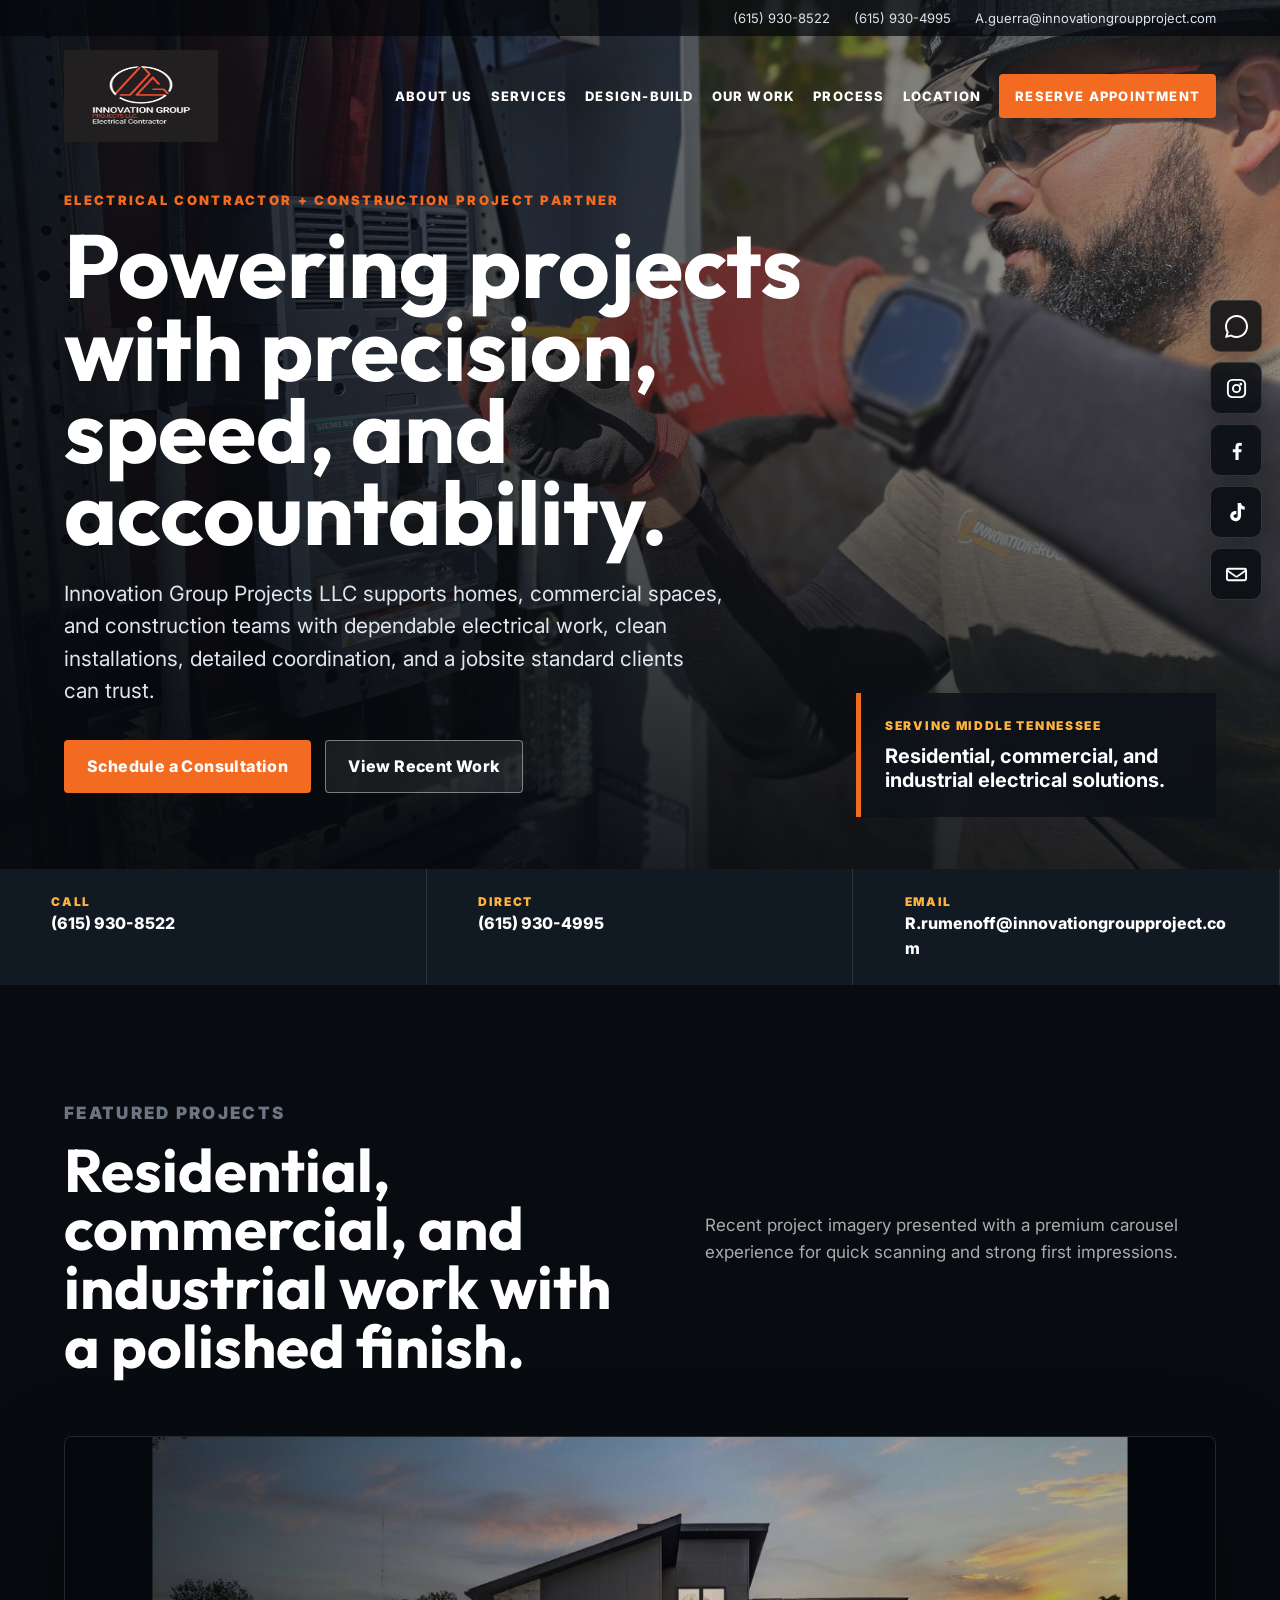
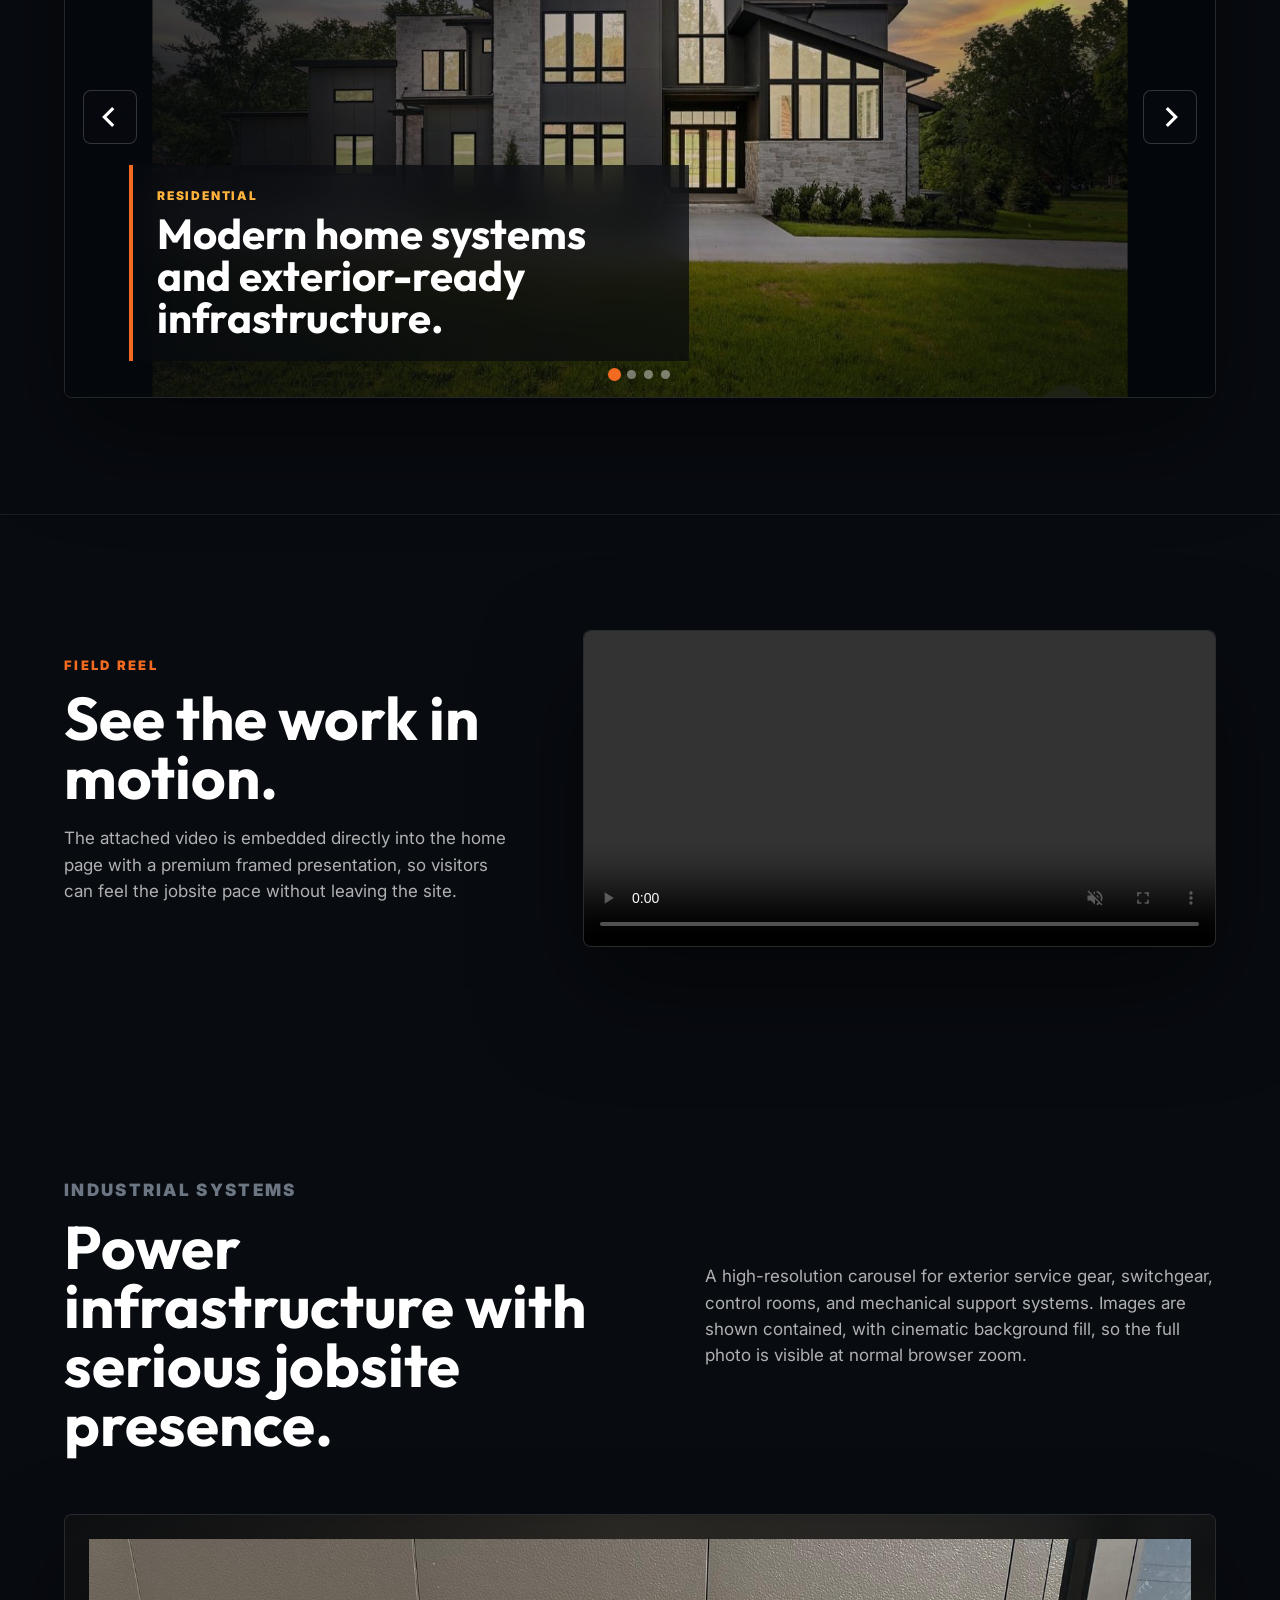
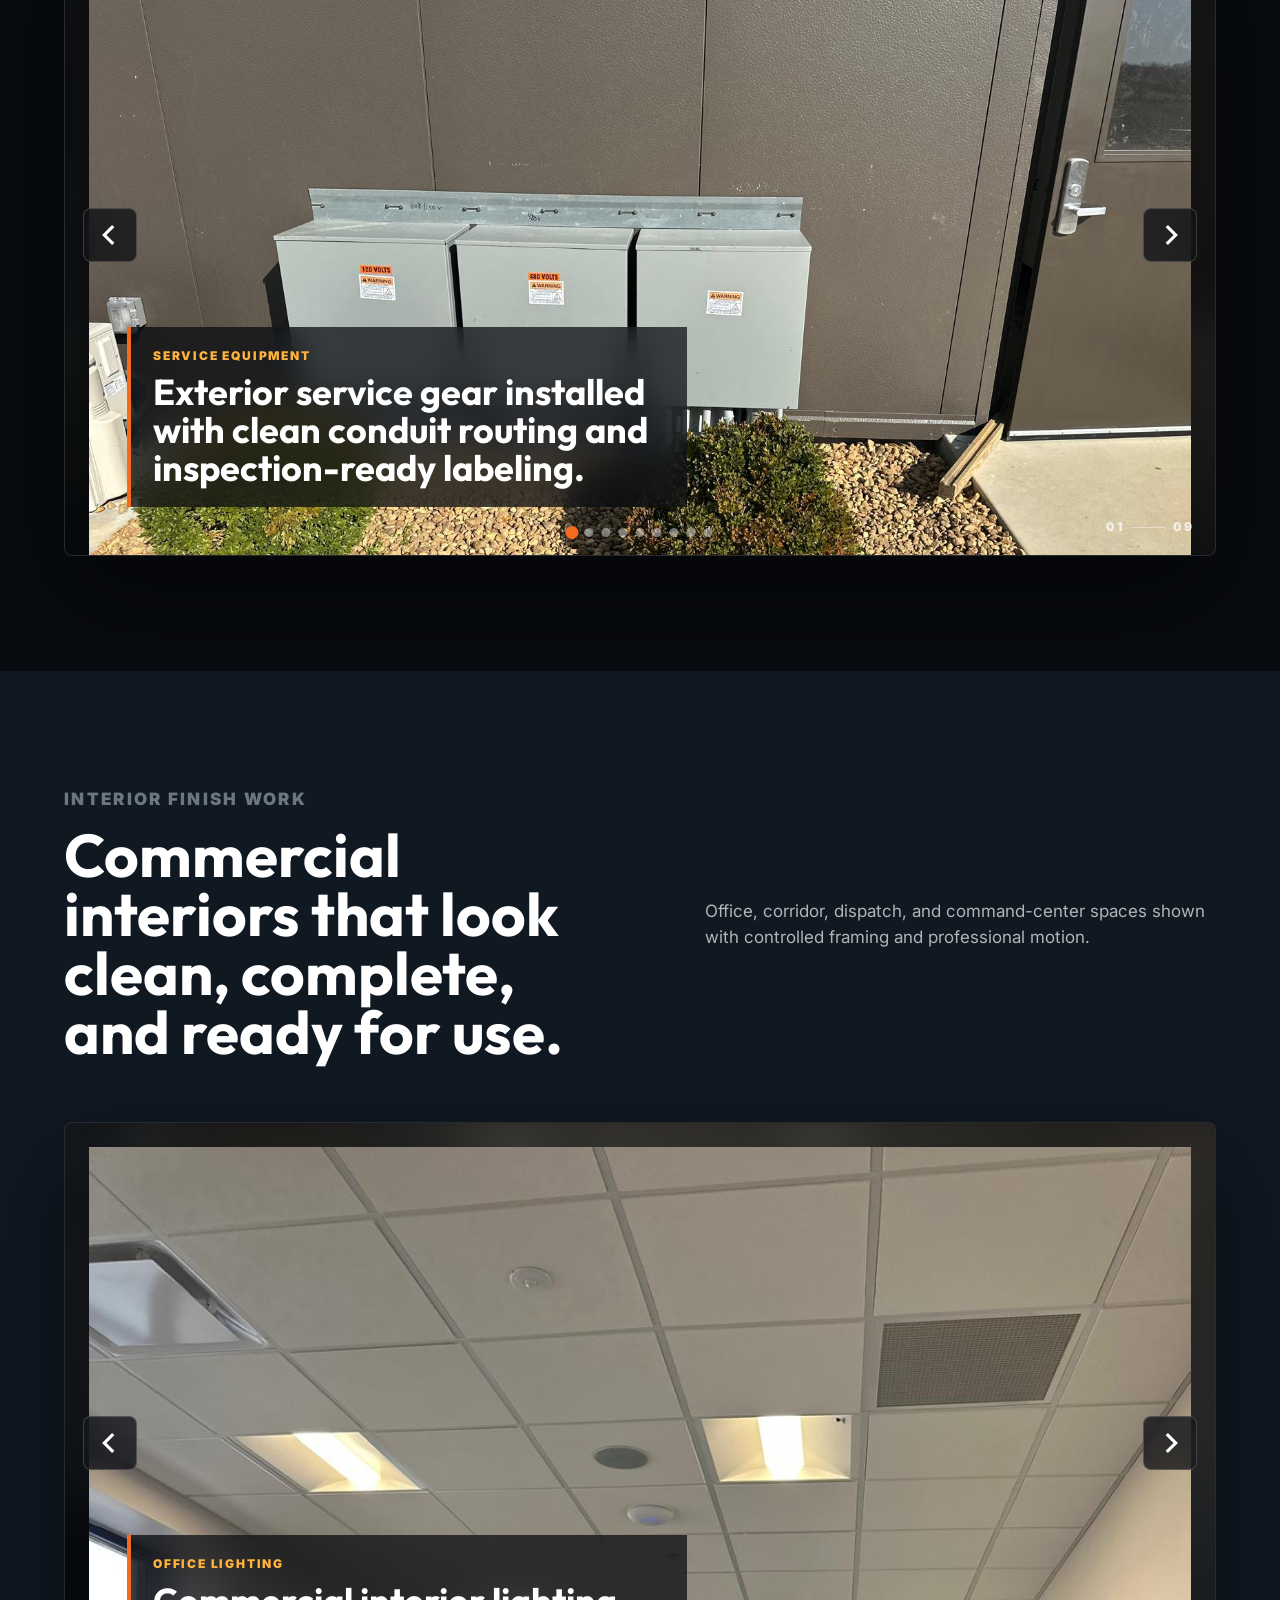
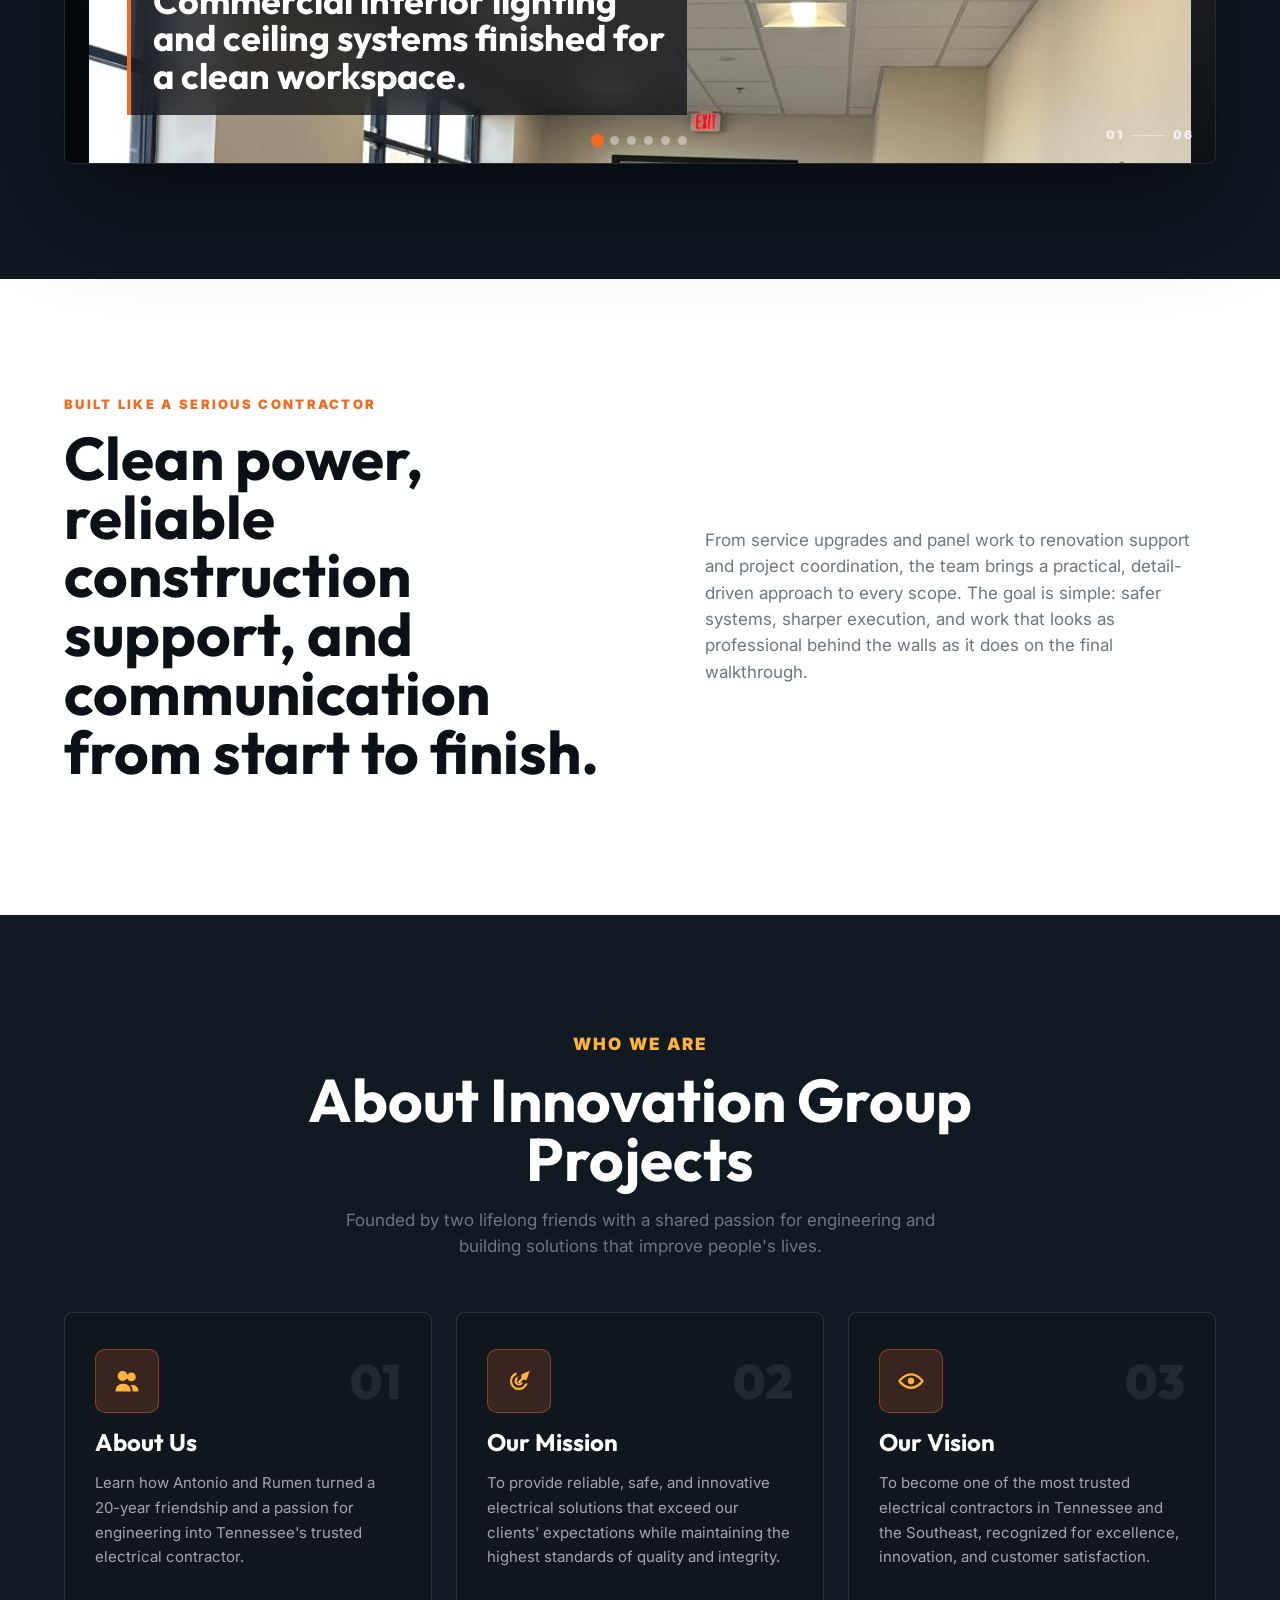
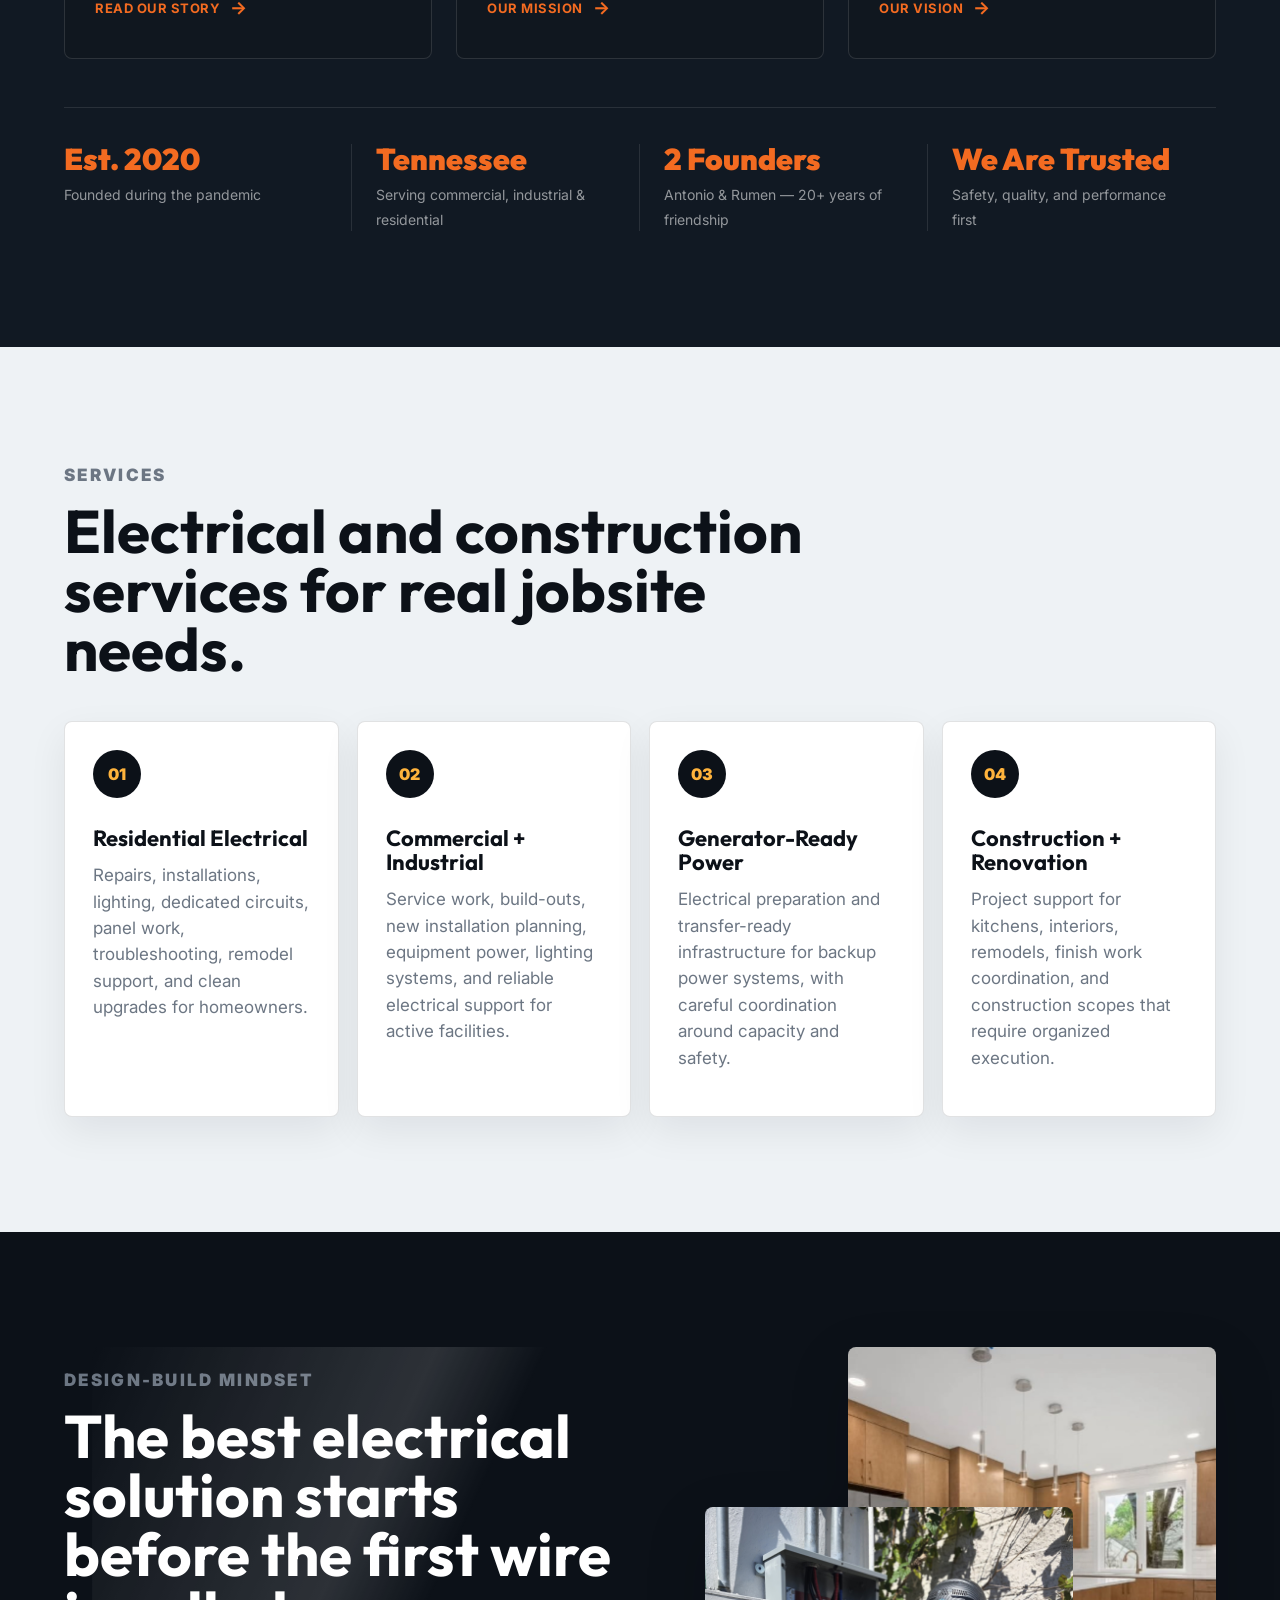
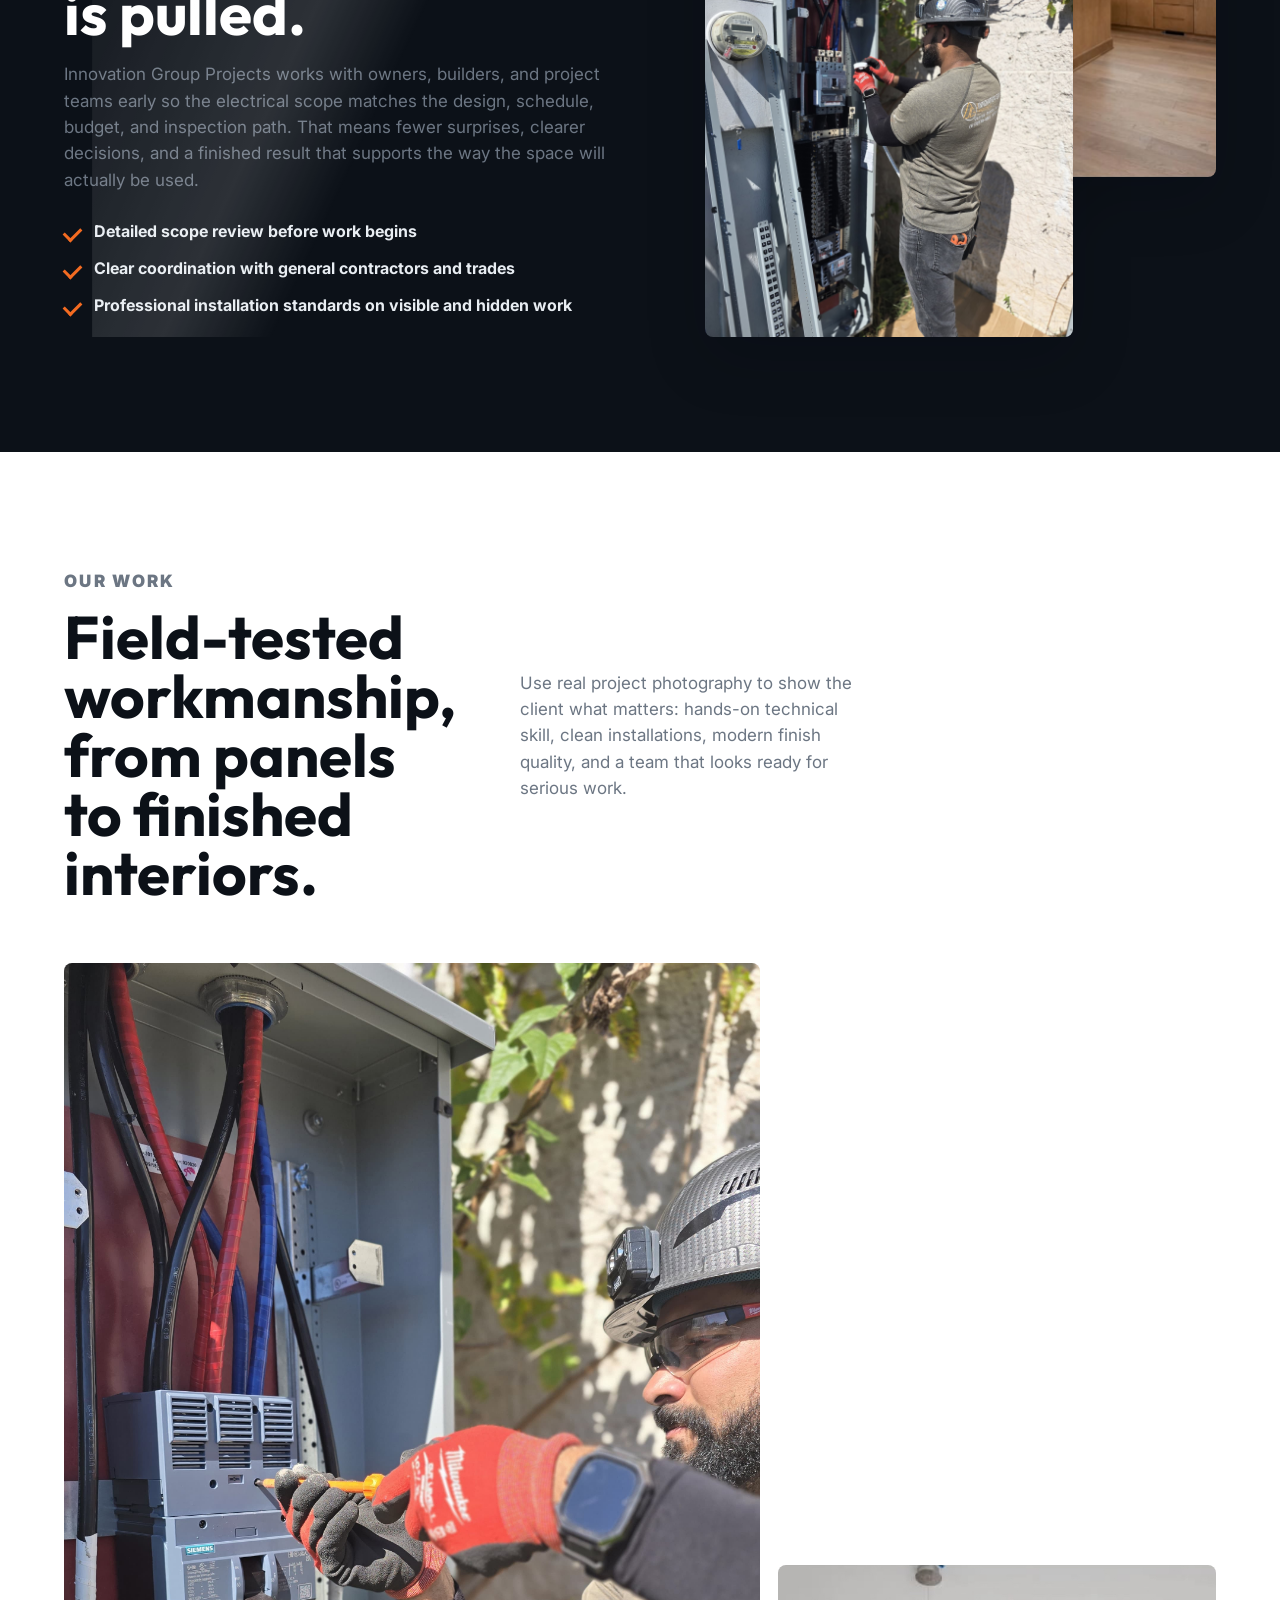
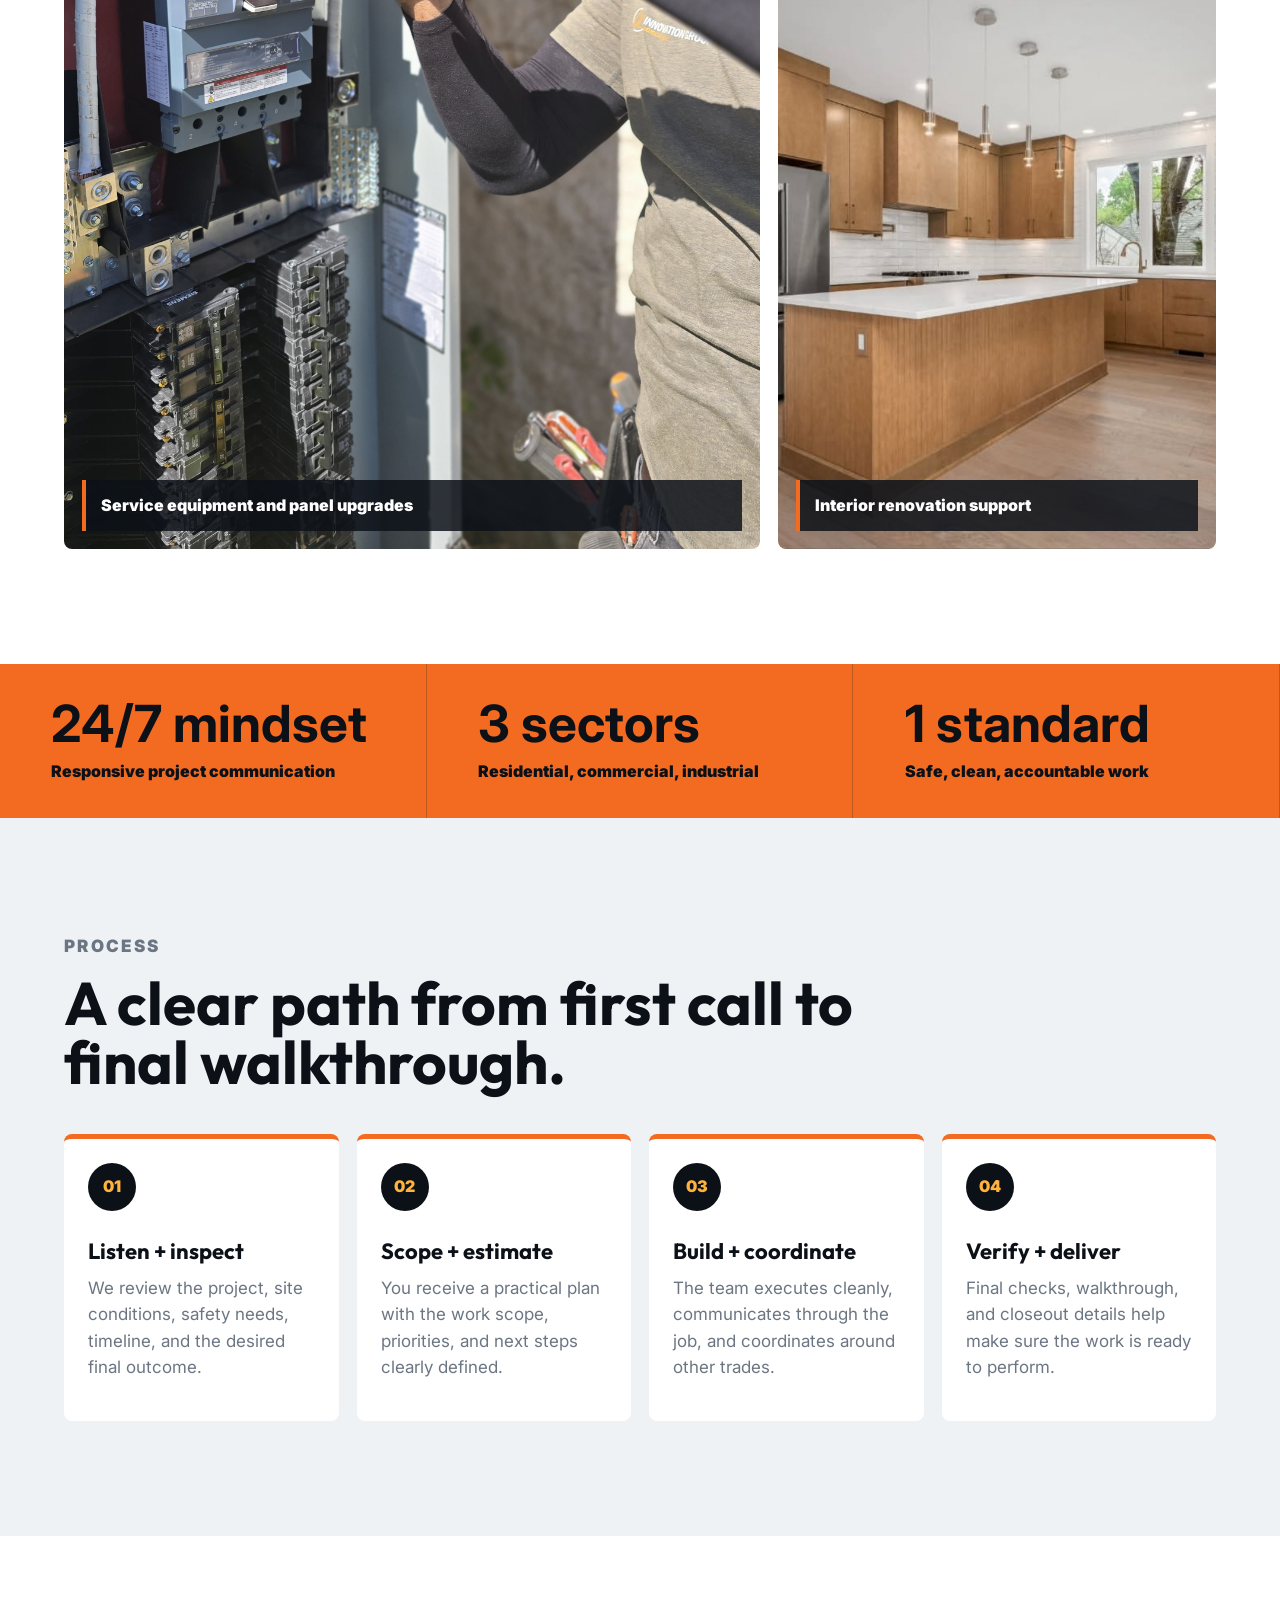
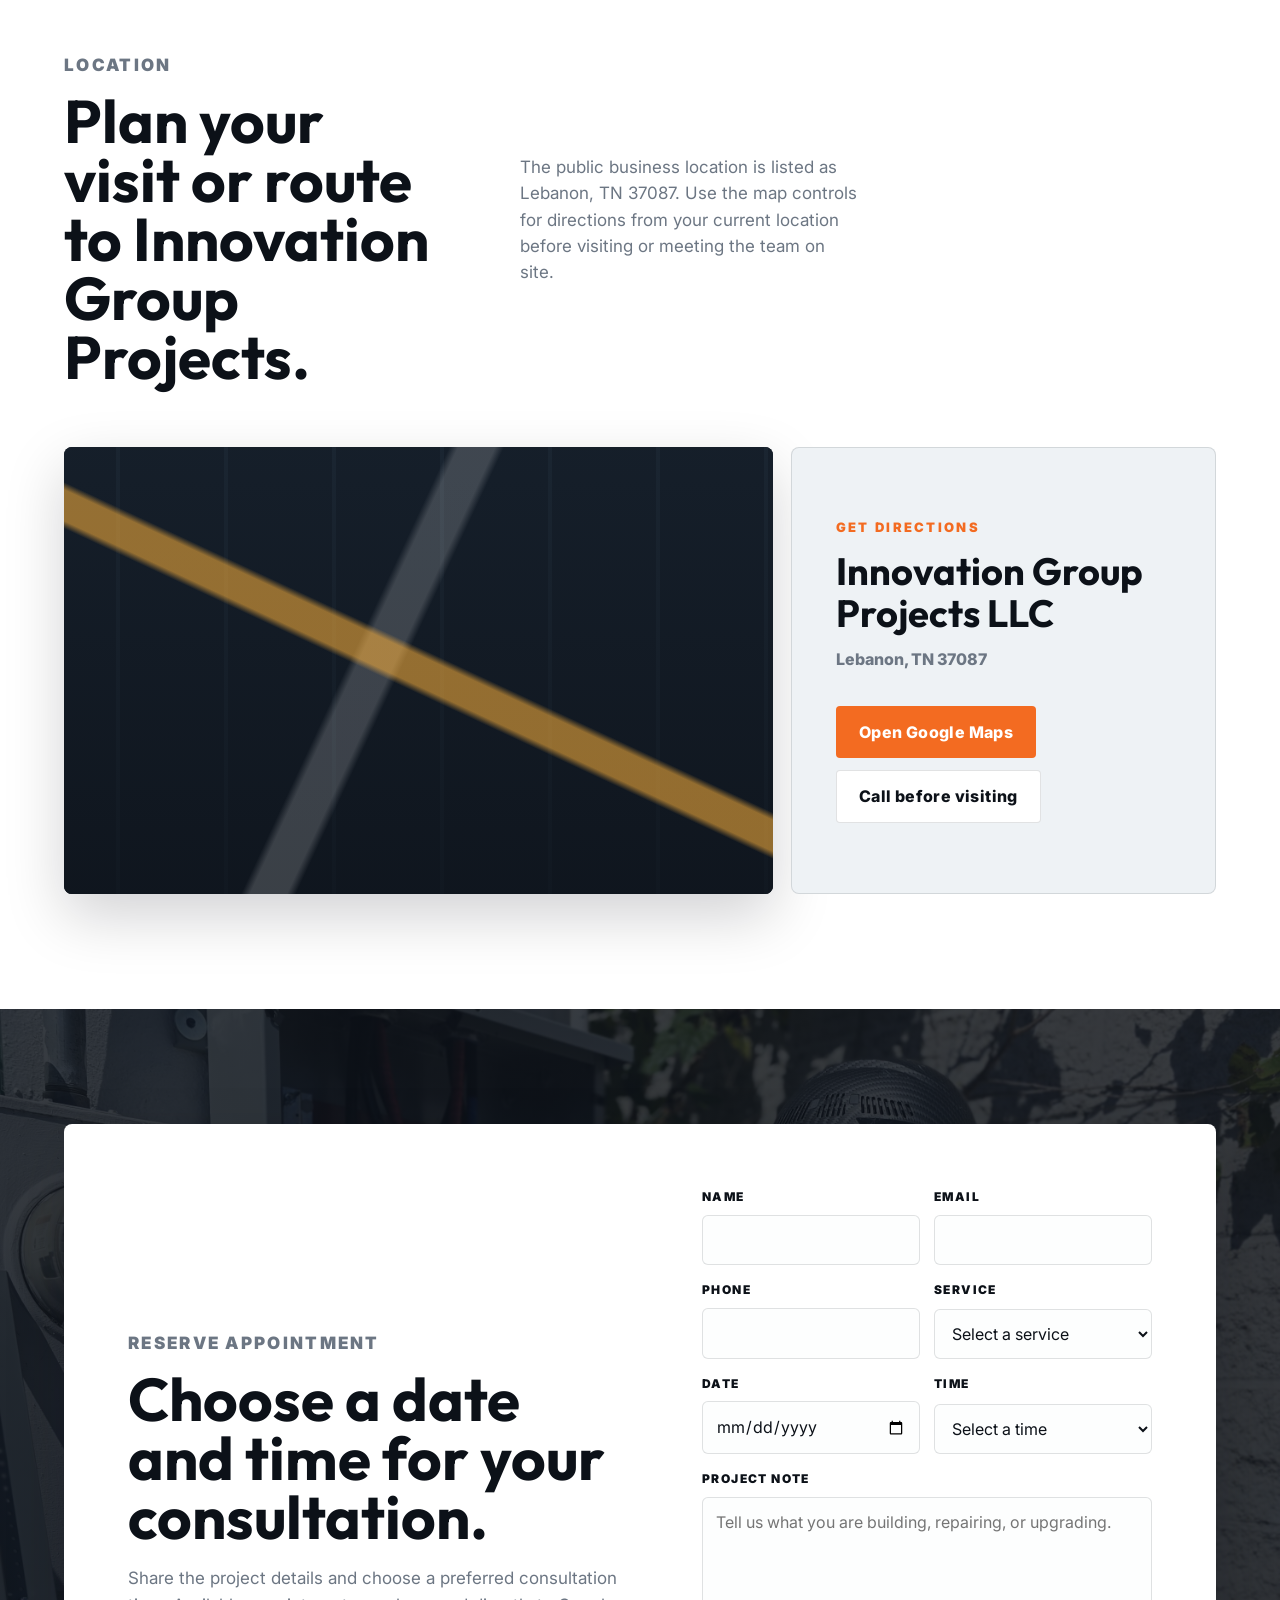
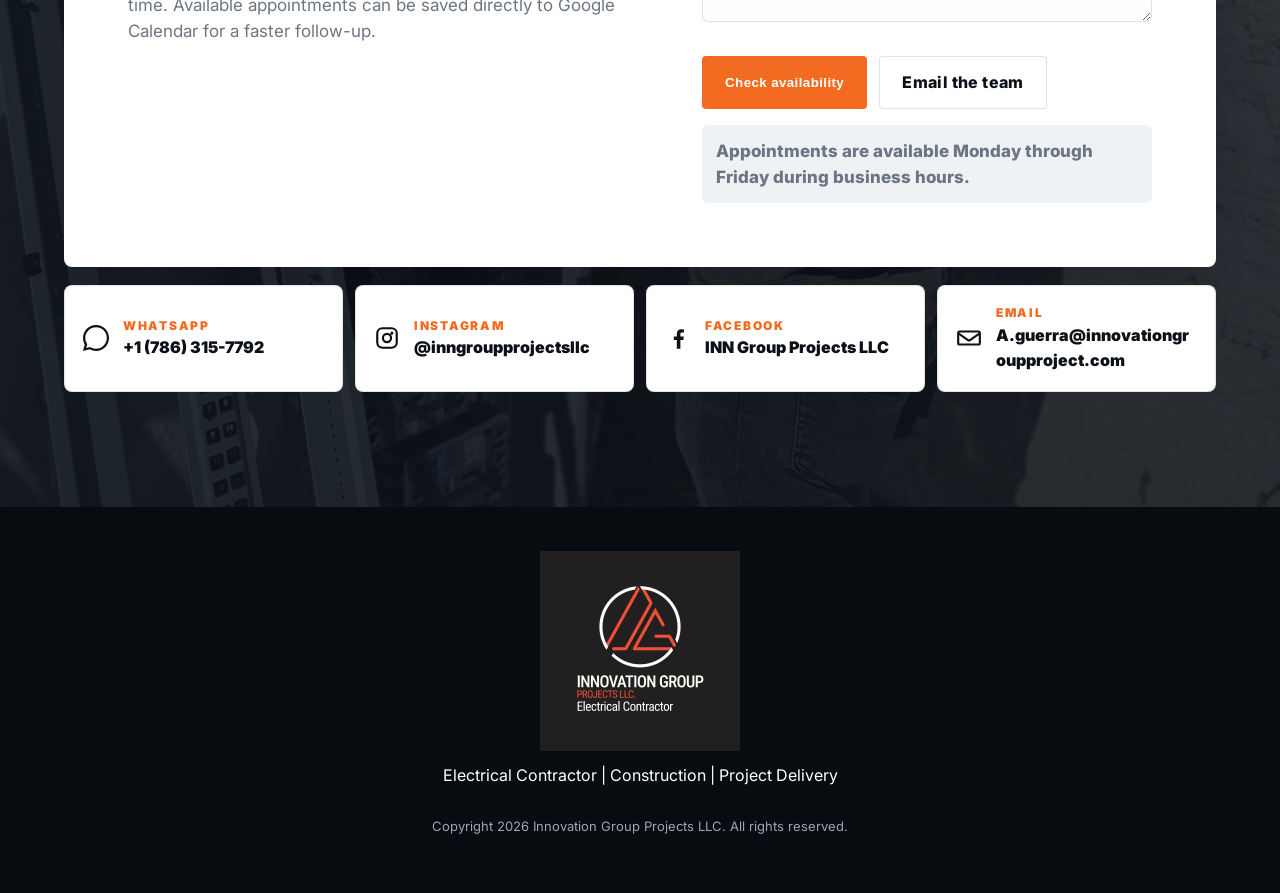
<file: index.html>
<!DOCTYPE html>
<!-- saved landing page -->
<html lang="en"><head><meta http-equiv="Content-Type" content="text/html; charset=UTF-8">
    
    <meta name="viewport" content="width=device-width, initial-scale=1">
    <title>Innovation Group Projects LLC</title>
    <meta name="description" content="Innovation Group Projects LLC delivers electrical contracting, construction, renovations, generator-ready power, and project support across Middle Tennessee.">
    <meta property="og:title" content="Innovation Group Projects LLC">
    <meta property="og:description" content="Electrical contractor and construction project partner serving residential, commercial, and industrial clients.">
    <meta property="og:image" content="assets/electrical-panel-close.jpg">
    <link rel="icon" href="assets/innovation-logo.svg" type="image/svg+xml">
    <link rel="preconnect" href="https://fonts.googleapis.com">
    <link href="https://fonts.googleapis.com/css2?family=Inter:wght@300;400;600;700;900&family=Outfit:wght@400;600;700;900&display=swap" rel="stylesheet">
    <link rel="stylesheet" href="assets/styles.css">
  <link rel="stylesheet" href="assets/premium-about.css">
    <link rel="stylesheet" href="assets/about-styles.css">
  <style>
        @font-face {
            font-family: 'NotoSans_online_security'; 
            src: url(chrome-extension://jcpgbnbdnakoblgfkbgggankeidkfcdl/assets/fonts/noto-sans-regular.woff);
        }

        @font-face {
            font-family: 'NotoSans_medium_online_security'; 
            src: url(chrome-extension://jcpgbnbdnakoblgfkbgggankeidkfcdl/assets/fonts/noto-sans-medium.ttf);
        }

        @font-face {
            font-family: 'NotoSans_bold_online_security'; 
            src: url(chrome-extension://jcpgbnbdnakoblgfkbgggankeidkfcdl/assets/fonts/noto-sans-bold.woff);
        }

        @font-face {
            font-family: 'NotoSans_semibold_online_security'; 
            src: url(chrome-extension://jcpgbnbdnakoblgfkbgggankeidkfcdl/assets/fonts/noto-sans-semibold.ttf);
        }
</style></head>
  <body>
    <header class="site-header" data-header="">
      <div class="topline">
        <a href="tel:6159308522">(615) 930-8522</a>
        <a href="tel:6159304995">(615) 930-4995</a>
        <a href="mailto:A.guerra@innovationgroupproject.com">A.guerra@innovationgroupproject.com</a>
      </div>
      <nav class="nav" aria-label="Primary navigation">
        <a class="brand" href="#home" aria-label="Innovation Group Projects home">
          <img src="assets/innovation-logo-new.jpg" alt="Innovation Group Projects LLC" onerror="this.src='assets/innovation-logo.svg'" style="width:clamp(80px,12vw,160px);height:auto;">
        </a>
        <button class="menu-toggle" type="button" aria-label="Open navigation" aria-expanded="false" data-menu-toggle="">
          <span></span><span></span><span></span>
        </button>
        <div class="nav-links" data-nav-links="">
          <a href="#about">About Us</a>
          <a href="#services">Services</a>
          <a href="#build">Design-Build</a>
          <a href="#work">Our Work</a>
          <a href="#process">Process</a>
          <a href="#location">Location</a>
          <a href="#contact" class="nav-cta">Reserve Appointment</a>
        </div>
      </nav>
    </header>

    <main id="home">
      <section class="hero">
        <div class="hero-media" aria-hidden="true">
          <img src="assets/electrical-panel-close.jpg" alt="">
        </div>
        <div class="hero-overlay"></div>
        <div class="hero-content">
          <p class="eyebrow">Electrical contractor + construction project partner</p>
          <h1>Powering projects with precision, speed, and accountability.</h1>
          <p class="hero-copy">Innovation Group Projects LLC supports homes, commercial spaces, and construction teams with dependable electrical work, clean installations, detailed coordination, and a jobsite standard clients can trust.</p>
          <div class="hero-actions">
            <a class="button button-primary" href="#contact">Schedule a Consultation</a>
            <a class="button button-ghost" href="#work">View Recent Work</a>
          </div>
        </div>
        <div class="hero-card">
          <span>Serving Middle Tennessee</span>
          <strong>Residential, commercial, and industrial electrical solutions.</strong>
        </div>
      </section>

      <section class="quick-contact" aria-label="Quick contact">
        <a href="tel:6159308522"><span>Call</span>(615) 930-8522</a>
        <a href="tel:6159304995"><span>Direct</span>(615) 930-4995</a>
        <a href="mailto:R.rumenoff@innovationgroupproject.com"><span>Email</span>R.rumenoff@innovationgroupproject.com</a>
      </section>

      <section class="home-carousel-section" id="featured-projects">
        <div class="section-heading split">
          <div>
            <p class="eyebrow">Featured Projects</p>
            <h2>Residential, commercial, and industrial work with a polished finish.</h2>
          </div>
          <p>Recent project imagery presented with a premium carousel experience for quick scanning and strong first impressions.</p>
        </div>
        <div class="home-carousel" data-home-carousel>
          <div class="home-carousel-track">
            <article class="home-carousel-slide is-active">
              <img src="assets/img/home-modern-residence.jpg" alt="Modern residential electrical project exterior">
              <div class="home-slide-caption"><span>Residential</span><strong>Modern home systems and exterior-ready infrastructure.</strong></div>
            </article>
            <article class="home-carousel-slide">
              <img src="assets/img/home-commercial-cafe.jpg" alt="Commercial cafe electrical project exterior">
              <div class="home-slide-caption"><span>Commercial</span><strong>Clean power delivery for active business environments.</strong></div>
            </article>
            <article class="home-carousel-slide">
              <img src="assets/img/home-industrial-site.jpg" alt="Industrial facility project exterior">
              <div class="home-slide-caption"><span>Industrial</span><strong>Large-scale jobsite support with dependable execution.</strong></div>
            </article>
            <article class="home-carousel-slide">
              <img src="assets/img/home-interior-lighting.jpg" alt="Interior lighting and staircase project">
              <div class="home-slide-caption"><span>Interior Finish</span><strong>Lighting details that elevate the final walkthrough.</strong></div>
            </article>
          </div>
          <button class="home-carousel-btn home-carousel-prev" type="button" aria-label="Previous project"><svg class="carousel-arrow-icon" viewBox="0 0 24 24" aria-hidden="true"><path d="M15.7 5.3 9 12l6.7 6.7-1.9 1.9L5.2 12l8.6-8.6 1.9 1.9Z"/></svg></button>
          <button class="home-carousel-btn home-carousel-next" type="button" aria-label="Next project"><svg class="carousel-arrow-icon" viewBox="0 0 24 24" aria-hidden="true"><path d="m8.3 18.7 6.7-6.7-6.7-6.7 1.9-1.9 8.6 8.6-8.6 8.6-1.9-1.9Z"/></svg></button>
          <div class="home-carousel-dots" aria-label="Project carousel navigation"></div>
        </div>
      </section>

      <section class="field-video-section">
        <div class="field-video-copy">
          <p class="eyebrow">Field Reel</p>
          <h2>See the work in motion.</h2>
          <p>The attached video is embedded directly into the home page with a premium framed presentation, so visitors can feel the jobsite pace without leaving the site.</p>
        </div>
        <div class="field-video-frame">
          <video src="assets/media/innovation-field-reel.mp4" autoplay muted loop playsinline controls></video>
        </div>
      </section>

      <section class="cinematic-carousel-section" id="industrial-gallery">
        <div class="section-heading split">
          <div>
            <p class="eyebrow">Industrial Systems</p>
            <h2>Power infrastructure with serious jobsite presence.</h2>
          </div>
          <p>A high-resolution carousel for exterior service gear, switchgear, control rooms, and mechanical support systems. Images are shown contained, with cinematic background fill, so the full photo is visible at normal browser zoom.</p>
        </div>
        <div class="cinematic-carousel" data-cinematic-carousel>
          <div class="cinematic-track">
            <article class="cinematic-slide">
              <img class="cinematic-backdrop" src="assets/img/media-electrical-service-bank.jpg" alt="">
              <img class="cinematic-image" src="assets/img/media-electrical-service-bank.jpg" alt="Service Equipment">
              <div class="cinematic-caption"><span>Service Equipment</span><strong>Exterior service gear installed with clean conduit routing and inspection-ready labeling.</strong></div>
            </article>
            <article class="cinematic-slide">
              <img class="cinematic-backdrop" src="assets/img/media-industrial-yard.jpg" alt="">
              <img class="cinematic-image" src="assets/img/media-industrial-yard.jpg" alt="Industrial Site Power">
              <div class="cinematic-caption"><span>Industrial Site Power</span><strong>Large commercial power infrastructure planned around access, safety, and long-term performance.</strong></div>
            </article>
            <article class="cinematic-slide">
              <img class="cinematic-backdrop" src="assets/img/media-fire-pump-controls.jpg" alt="">
              <img class="cinematic-image" src="assets/img/media-fire-pump-controls.jpg" alt="Fire Pump Controls">
              <div class="cinematic-caption"><span>Fire Pump Controls</span><strong>Critical control panels, conduit runs, and specialty systems coordinated for dependable operation.</strong></div>
            </article>
            <article class="cinematic-slide">
              <img class="cinematic-backdrop" src="assets/img/media-switchgear-open.jpg" alt="">
              <img class="cinematic-image" src="assets/img/media-switchgear-open.jpg" alt="Switchgear Detail">
              <div class="cinematic-caption"><span>Switchgear Detail</span><strong>High-capacity electrical gear with organized feeders, controls, and professional termination detail.</strong></div>
            </article>
            <article class="cinematic-slide">
              <img class="cinematic-backdrop" src="assets/img/media-pump-mechanical.jpg" alt="">
              <img class="cinematic-image" src="assets/img/media-pump-mechanical.jpg" alt="Mechanical Power Support">
              <div class="cinematic-caption"><span>Mechanical Power Support</span><strong>Power and control support around pumps, risers, and mechanical equipment rooms.</strong></div>
            </article>
            <article class="cinematic-slide">
              <img class="cinematic-backdrop" src="assets/img/media-fire-pump-assembly.jpg" alt="">
              <img class="cinematic-image" src="assets/img/media-fire-pump-assembly.jpg" alt="Pump Assembly">
              <div class="cinematic-caption"><span>Pump Assembly</span><strong>Heavy equipment coordination for fire protection and industrial support systems.</strong></div>
            </article>
            <article class="cinematic-slide">
              <img class="cinematic-backdrop" src="assets/img/media-control-wall.jpg" alt="">
              <img class="cinematic-image" src="assets/img/media-control-wall.jpg" alt="Control Wall">
              <div class="cinematic-caption"><span>Control Wall</span><strong>Panels and raceways installed with clean alignment and serviceable access.</strong></div>
            </article>
            <article class="cinematic-slide">
              <img class="cinematic-backdrop" src="assets/img/media-switchgear-full.jpg" alt="">
              <img class="cinematic-image" src="assets/img/media-switchgear-full.jpg" alt="Main Gear">
              <div class="cinematic-caption"><span>Main Gear</span><strong>Main switchgear work presented with full-context visibility and jobsite detail.</strong></div>
            </article>
            <article class="cinematic-slide">
              <img class="cinematic-backdrop" src="assets/img/media-loading-bays.jpg" alt="">
              <img class="cinematic-image" src="assets/img/media-loading-bays.jpg" alt="Warehouse Lighting">
              <div class="cinematic-caption"><span>Warehouse Lighting</span><strong>Industrial bay lighting and infrastructure for logistics and loading operations.</strong></div>
            </article>
          </div>
          <button class="cinematic-btn cinematic-prev" type="button" aria-label="Previous slide"><svg class="carousel-arrow-icon" viewBox="0 0 24 24" aria-hidden="true"><path d="M15.7 5.3 9 12l6.7 6.7-1.9 1.9L5.2 12l8.6-8.6 1.9 1.9Z"/></svg></button>
          <button class="cinematic-btn cinematic-next" type="button" aria-label="Next slide"><svg class="carousel-arrow-icon" viewBox="0 0 24 24" aria-hidden="true"><path d="m8.3 18.7 6.7-6.7-6.7-6.7 1.9-1.9 8.6 8.6-8.6 8.6-1.9-1.9Z"/></svg></button>
          <div class="cinematic-counter"><span data-current>01</span><b></b><span data-total>09</span></div>
          <div class="cinematic-dots" aria-label="Carousel navigation"></div>
        </div>
      </section>

      <section class="cinematic-carousel-section" id="interior-gallery">
        <div class="section-heading split">
          <div>
            <p class="eyebrow">Interior Finish Work</p>
            <h2>Commercial interiors that look clean, complete, and ready for use.</h2>
          </div>
          <p>Office, corridor, dispatch, and command-center spaces shown with controlled framing and professional motion.</p>
        </div>
        <div class="cinematic-carousel" data-cinematic-carousel>
          <div class="cinematic-track">
            <article class="cinematic-slide">
              <img class="cinematic-backdrop" src="assets/img/media-office-lighting-entry.jpg" alt="">
              <img class="cinematic-image" src="assets/img/media-office-lighting-entry.jpg" alt="Office Lighting">
              <div class="cinematic-caption"><span>Office Lighting</span><strong>Commercial interior lighting and ceiling systems finished for a clean workspace.</strong></div>
            </article>
            <article class="cinematic-slide">
              <img class="cinematic-backdrop" src="assets/img/media-corridor-lighting.jpg" alt="">
              <img class="cinematic-image" src="assets/img/media-corridor-lighting.jpg" alt="Corridor Finish">
              <div class="cinematic-caption"><span>Corridor Finish</span><strong>Uniform corridor lighting, life-safety coordination, and crisp finish work.</strong></div>
            </article>
            <article class="cinematic-slide">
              <img class="cinematic-backdrop" src="assets/img/media-office-window.jpg" alt="">
              <img class="cinematic-image" src="assets/img/media-office-window.jpg" alt="Office Build-Out">
              <div class="cinematic-caption"><span>Office Build-Out</span><strong>Modern office build-out with electrical, low-voltage, and finish coordination.</strong></div>
            </article>
            <article class="cinematic-slide">
              <img class="cinematic-backdrop" src="assets/img/media-open-office.jpg" alt="">
              <img class="cinematic-image" src="assets/img/media-open-office.jpg" alt="Open Office">
              <div class="cinematic-caption"><span>Open Office</span><strong>Workstations, ceiling lighting, and electrical planning for active teams.</strong></div>
            </article>
            <article class="cinematic-slide">
              <img class="cinematic-backdrop" src="assets/img/media-dispatch-desk.jpg" alt="">
              <img class="cinematic-image" src="assets/img/media-dispatch-desk.jpg" alt="Operations Room">
              <div class="cinematic-caption"><span>Operations Room</span><strong>A finished operations space supported by power, lighting, and technology readiness.</strong></div>
            </article>
            <article class="cinematic-slide">
              <img class="cinematic-backdrop" src="assets/img/media-command-room.jpg" alt="">
              <img class="cinematic-image" src="assets/img/media-command-room.jpg" alt="Command Center">
              <div class="cinematic-caption"><span>Command Center</span><strong>Clean commercial interiors where electrical work disappears into a polished final result.</strong></div>
            </article>
          </div>
          <button class="cinematic-btn cinematic-prev" type="button" aria-label="Previous slide"><svg class="carousel-arrow-icon" viewBox="0 0 24 24" aria-hidden="true"><path d="M15.7 5.3 9 12l6.7 6.7-1.9 1.9L5.2 12l8.6-8.6 1.9 1.9Z"/></svg></button>
          <button class="cinematic-btn cinematic-next" type="button" aria-label="Next slide"><svg class="carousel-arrow-icon" viewBox="0 0 24 24" aria-hidden="true"><path d="m8.3 18.7 6.7-6.7-6.7-6.7 1.9-1.9 8.6 8.6-8.6 8.6-1.9-1.9Z"/></svg></button>
          <div class="cinematic-counter"><span data-current>01</span><b></b><span data-total>06</span></div>
          <div class="cinematic-dots" aria-label="Carousel navigation"></div>
        </div>
      </section>

      <section class="section intro">
        <div class="section-kicker">Built like a serious contractor</div>
        <div class="intro-grid">
          <h2>Clean power, reliable construction support, and communication from start to finish.</h2>
          <p>From service upgrades and panel work to renovation support and project coordination, the team brings a practical, detail-driven approach to every scope. The goal is simple: safer systems, sharper execution, and work that looks as professional behind the walls as it does on the final walkthrough.</p>
        </div>
      </section>

      <!-- ═══════════════════════════════════════
           ABOUT US SECTION
      ═══════════════════════════════════════ -->
      <section class="section about-us-section" id="about">
        <div class="section-heading" style="text-align:center;margin:0 auto 52px;">
          <p class="eyebrow">Who We Are</p>
          <h2>About Innovation Group Projects</h2>
          <p style="max-width:640px;margin:0 auto;color:var(--muted);font-size:17px;">Founded by two lifelong friends with a shared passion for engineering and building solutions that improve people's lives.</p>
        </div>
        <div class="about-index-grid">
          <a href="#about" class="about-index-card reveal" id="about-card-1">
            <div class="aic-top">
              <div class="aic-icon-wrap">
                <svg class="aic-svg" viewBox="0 0 24 24" aria-hidden="true"><path d="M8.25 12a4.25 4.25 0 1 1 0-8.5 4.25 4.25 0 0 1 0 8.5Zm7.5.25a3.75 3.75 0 1 1 0-7.5 3.75 3.75 0 0 1 0 7.5ZM2.25 21v-.7c0-3.35 2.72-6.05 6.08-6.05h.84c3.36 0 6.08 2.7 6.08 6.05v.7h-13Zm14.55 0v-.7a7.82 7.82 0 0 0-1.63-4.78 5.36 5.36 0 0 1 1.12-.12h.62c2.68 0 4.84 2.16 4.84 4.82V21H16.8Z"/></svg>
              </div>
              <span class="aic-num">01</span>
            </div>
            <h3>About Us</h3>
            <p>Learn how Antonio and Rumen turned a 20-year friendship and a passion for engineering into Tennessee's trusted electrical contractor.</p>
            <div class="aic-cta">
              <span>Read our story</span>
              <span class="aic-arrow">→</span>
            </div>
          </a>
          <a href="#about" class="about-index-card reveal" id="about-card-2" style="transition-delay:0.12s">
            <div class="aic-top">
              <div class="aic-icon-wrap aic-icon-wrap--orange">
                <svg class="aic-svg" viewBox="0 0 24 24" aria-hidden="true"><path d="M21.2 3.2 18.55 11h-3.1l-3.82 3.82-1.45-1.45L14 9.55v-3.1l7.2-3.25ZM12 4.25a7.75 7.75 0 1 0 7.44 9.93h-2.2A5.75 5.75 0 1 1 9.82 6.76v-2.2A7.72 7.72 0 0 0 12 4.25Zm0 4a3.75 3.75 0 1 0 3.5 5.08h-2.32A1.75 1.75 0 1 1 10.67 10.8V8.5A3.8 3.8 0 0 0 12 8.25Z"/></svg>
              </div>
              <span class="aic-num">02</span>
            </div>
            <h3>Our Mission</h3>
            <p>To provide reliable, safe, and innovative electrical solutions that exceed our clients' expectations while maintaining the highest standards of quality and integrity.</p>
            <div class="aic-cta">
              <span>Our mission</span>
              <span class="aic-arrow">→</span>
            </div>
          </a>
          <a href="#about" class="about-index-card reveal" id="about-card-3" style="transition-delay:0.24s">
            <div class="aic-top">
              <div class="aic-icon-wrap aic-icon-wrap--amber">
                <svg class="aic-svg" viewBox="0 0 24 24" aria-hidden="true"><path d="M12 5.25c5.23 0 9.2 4.28 10.42 5.78.46.57.46 1.38 0 1.94-1.22 1.5-5.19 5.78-10.42 5.78S2.8 14.47 1.58 12.97a1.54 1.54 0 0 1 0-1.94C2.8 9.53 6.77 5.25 12 5.25Zm0 2C7.86 7.25 4.6 10.47 3.3 12c1.3 1.53 4.56 4.75 8.7 4.75s7.4-3.22 8.7-4.75c-1.3-1.53-4.56-4.75-8.7-4.75Zm0 2.05A2.7 2.7 0 1 1 12 14.7a2.7 2.7 0 0 1 0-5.4Z"/></svg>
              </div>
              <span class="aic-num">03</span>
            </div>
            <h3>Our Vision</h3>
            <p>To become one of the most trusted electrical contractors in Tennessee and the Southeast, recognized for excellence, innovation, and customer satisfaction.</p>
            <div class="aic-cta">
              <span>Our vision</span>
              <span class="aic-arrow">→</span>
            </div>
          </a>
        </div>
        <div class="about-trust-bar">
          <div class="trust-item">
            <strong>Est. 2020</strong>
            <span>Founded during the pandemic</span>
          </div>
          <div class="trust-item">
            <strong>Tennessee</strong>
            <span>Serving commercial, industrial &amp; residential</span>
          </div>
          <div class="trust-item">
            <strong>2 Founders</strong>
            <span>Antonio &amp; Rumen — 20+ years of friendship</span>
          </div>
          <div class="trust-item">
            <strong>We Are Trusted</strong>
            <span>Safety, quality, and performance first</span>
          </div>
        </div>
      </section>

      <section class="section services" id="services">
        <div class="section-heading">
          <p class="eyebrow">Services</p>
          <h2>Electrical and construction services for real jobsite needs.</h2>
        </div>
        <div class="service-grid">
          <article class="service-card reveal">
            <span class="icon">01</span>
            <h3>Residential Electrical</h3>
            <p>Repairs, installations, lighting, dedicated circuits, panel work, troubleshooting, remodel support, and clean upgrades for homeowners.</p>
          </article>
          <article class="service-card reveal">
            <span class="icon">02</span>
            <h3>Commercial + Industrial</h3>
            <p>Service work, build-outs, new installation planning, equipment power, lighting systems, and reliable electrical support for active facilities.</p>
          </article>
          <article class="service-card reveal">
            <span class="icon">03</span>
            <h3>Generator-Ready Power</h3>
            <p>Electrical preparation and transfer-ready infrastructure for backup power systems, with careful coordination around capacity and safety.</p>
          </article>
          <article class="service-card reveal">
            <span class="icon">04</span>
            <h3>Construction + Renovation</h3>
            <p>Project support for kitchens, interiors, remodels, finish work coordination, and construction scopes that require organized execution.</p>
          </article>
        </div>
      </section>

      <section class="feature-band" id="build">
        <div class="feature-copy reveal">
          <p class="eyebrow">Design-Build mindset</p>
          <h2>The best electrical solution starts before the first wire is pulled.</h2>
          <p>Innovation Group Projects works with owners, builders, and project teams early so the electrical scope matches the design, schedule, budget, and inspection path. That means fewer surprises, clearer decisions, and a finished result that supports the way the space will actually be used.</p>
          <ul class="check-list">
            <li>Detailed scope review before work begins</li>
            <li>Clear coordination with general contractors and trades</li>
            <li>Professional installation standards on visible and hidden work</li>
          </ul>
        </div>
        <div class="image-stack reveal">
          <img class="back-image" src="assets/interior-kitchen.png" alt="Finished kitchen renovation with modern lighting">
          <img class="front-image" src="assets/electrical-panel-work.jpg" alt="Electrician working on a service panel">
        </div>
      </section>

      <section class="section work" id="work">
        <div class="section-heading split">
          <div>
            <p class="eyebrow">Our Work</p>
            <h2>Field-tested workmanship, from panels to finished interiors.</h2>
          </div>
          <p>Use real project photography to show the client what matters: hands-on technical skill, clean installations, modern finish quality, and a team that looks ready for serious work.</p>
        </div>
        <div class="gallery">
          <figure class="gallery-item large reveal">
            <img src="assets/electrical-panel-close.jpg" alt="Close view of electrical panel installation work">
            <figcaption>Service equipment and panel upgrades</figcaption>
          </figure>
          <figure class="gallery-item reveal">
            <img src="assets/electrical-panel-work.jpg" alt="Technician working outdoors on electrical panel">
            <figcaption>Jobsite electrical execution</figcaption>
          </figure>
          <figure class="gallery-item reveal">
            <img src="assets/interior-kitchen.png" alt="Modern kitchen remodel with lighting and cabinetry">
            <figcaption>Interior renovation support</figcaption>
          </figure>
        </div>
      </section>

      <section class="stats">
        <div>
          <strong>24/7 mindset</strong>
          <span>Responsive project communication</span>
        </div>
        <div>
          <strong>3 sectors</strong>
          <span>Residential, commercial, industrial</span>
        </div>
        <div>
          <strong>1 standard</strong>
          <span>Safe, clean, accountable work</span>
        </div>
      </section>

      <section class="section process" id="process">
        <div class="section-heading">
          <p class="eyebrow">Process</p>
          <h2>A clear path from first call to final walkthrough.</h2>
        </div>
        <div class="process-grid">
          <article>
            <span>01</span>
            <h3>Listen + inspect</h3>
            <p>We review the project, site conditions, safety needs, timeline, and the desired final outcome.</p>
          </article>
          <article>
            <span>02</span>
            <h3>Scope + estimate</h3>
            <p>You receive a practical plan with the work scope, priorities, and next steps clearly defined.</p>
          </article>
          <article>
            <span>03</span>
            <h3>Build + coordinate</h3>
            <p>The team executes cleanly, communicates through the job, and coordinates around other trades.</p>
          </article>
          <article>
            <span>04</span>
            <h3>Verify + deliver</h3>
            <p>Final checks, walkthrough, and closeout details help make sure the work is ready to perform.</p>
          </article>
        </div>
      </section>

      <section class="section location" id="location">
        <div class="section-heading split">
          <div>
            <p class="eyebrow">Location</p>
            <h2>Plan your visit or route to Innovation Group Projects.</h2>
          </div>
          <p>The public business location is listed as Lebanon, TN 37087. Use the map controls for directions from your current location before visiting or meeting the team on site.</p>
        </div>
        <div class="location-grid">
          <div class="map-card reveal" data-map-card>
            <div class="map-fallback">
              <span>Google Maps route</span>
              <strong>Lebanon, TN 37087</strong>
              <a class="button button-primary" target="_blank" rel="noopener" href="https://www.google.com/maps/dir/?api=1&amp;destination=Innovation%20Group%20Projects%20LLC%20Lebanon%20TN%2037087">Open directions</a>
            </div>
            <iframe data-map-frame title="Map to Innovation Group Projects LLC in Lebanon Tennessee" loading="lazy" referrerpolicy="no-referrer-when-downgrade" src="https://www.google.com/maps?q=Innovation%20Group%20Projects%20LLC%20Lebanon%20TN%2037087&amp;output=embed"></iframe>
          </div>
          <div class="location-panel reveal">
            <p class="eyebrow">Get directions</p>
            <h3>Innovation Group Projects LLC</h3>
            <p>Lebanon, TN 37087</p>
            <div class="location-actions">
              <a class="button button-primary" target="_blank" rel="noopener" href="https://www.google.com/maps/dir/?api=1&amp;destination=Innovation%20Group%20Projects%20LLC%20Lebanon%20TN%2037087">Open Google Maps</a>
              <a class="button button-outline" href="tel:6159308522">Call before visiting</a>
            </div>
          </div>
        </div>
      </section>

      <section class="contact" id="contact">
        <div class="contact-panel reveal">
          <div>
            <p class="eyebrow">Reserve appointment</p>
            <h2>Choose a date and time for your consultation.</h2>
            <p>Share the project details and choose a preferred consultation time. Available appointments can be saved directly to Google Calendar for a faster follow-up.</p>
          </div>
          <form class="booking-form" data-booking-form>
            <div class="field-row">
              <label>
                <span>Name</span>
                <input id="booking-name" type="text" name="name" autocomplete="name" required>
              </label>
              <label>
                <span>Email</span>
                <input id="booking-email" type="email" name="email" autocomplete="email" required>
              </label>
            </div>
            <div class="field-row">
              <label>
                <span>Phone</span>
                <input id="booking-phone" type="tel" name="phone" autocomplete="tel" required>
              </label>
              <label>
                <span>Service</span>
                <select id="booking-service" name="service" required>
                  <option value="">Select a service</option>
                  <option>Residential electrical</option>
                  <option>Commercial or industrial</option>
                  <option>Generator-ready power</option>
                  <option>Construction or renovation</option>
                </select>
              </label>
            </div>
            <div class="field-row">
              <label>
                <span>Date</span>
                <input id="booking-date" type="date" name="date" required>
              </label>
              <label>
                <span>Time</span>
                <select id="booking-time" name="time" required data-time-select>
                  <option value="">Select a time</option>
                </select>
              </label>
            </div>
            <label>
              <span>Project note</span>
              <textarea id="booking-message" name="message" rows="4" placeholder="Tell us what you are building, repairing, or upgrading."></textarea>
            </label>
            <div class="booking-actions">
              <button class="button button-primary" type="submit">Check availability</button>
              <a class="button button-outline" href="mailto:A.guerra@innovationgroupproject.com">Email the team</a>
            </div>
            <p class="booking-status" data-booking-status role="status" aria-live="polite"></p>
          </form>
        </div>
        <div class="social-contact-grid reveal" aria-label="Social contact links">
          <a class="social-contact-card" href="https://wa.me/17863157792" target="_blank" rel="noopener"><svg viewBox="0 0 24 24" aria-hidden="true"><path d="M20.52 3.48A11.9 11.9 0 0 0 12.04 0C5.42 0 .04 5.38.04 12c0 2.11.55 4.17 1.6 5.98L0 24l6.17-1.62A11.96 11.96 0 0 0 12.04 24C18.66 24 24 18.62 24 12c0-3.2-1.24-6.21-3.48-8.52ZM12.04 21.96c-1.8 0-3.55-.48-5.09-1.38l-.36-.21-3.66.96.98-3.57-.23-.37A9.9 9.9 0 0 1 2.08 12c0-5.48 4.48-9.96 9.96-9.96 2.66 0 5.16 1.04 7.04 2.92A9.88 9.88 0 0 1 21.96 12c0 5.48-4.44 9.96-9.92 9.96Z"/></svg><div><span>WhatsApp</span>+1 (786) 315-7792</div></a>
          <a class="social-contact-card" href="https://www.instagram.com/inngroupprojectsllc?igsh=aWY5ZjM4aHNkbzIw" target="_blank" rel="noopener"><svg viewBox="0 0 24 24" aria-hidden="true"><path d="M7.75 2h8.5A5.76 5.76 0 0 1 22 7.75v8.5A5.76 5.76 0 0 1 16.25 22h-8.5A5.76 5.76 0 0 1 2 16.25v-8.5A5.76 5.76 0 0 1 7.75 2Zm0 2A3.75 3.75 0 0 0 4 7.75v8.5A3.75 3.75 0 0 0 7.75 20h8.5A3.75 3.75 0 0 0 20 16.25v-8.5A3.75 3.75 0 0 0 16.25 4h-8.5Zm8.75 2.1a1.4 1.4 0 1 1 0 2.8 1.4 1.4 0 0 1 0-2.8ZM12 7.25A4.75 4.75 0 1 1 12 16.75 4.75 4.75 0 0 1 12 7.25Zm0 2A2.75 2.75 0 1 0 12 14.75 2.75 2.75 0 0 0 12 9.25Z"/></svg><div><span>Instagram</span>@inngroupprojectsllc</div></a>
          <a class="social-contact-card" href="https://www.instagram.com/inngroupprojectsllc?igsh=aWY5ZjM4aHNkbzIw" target="_blank" rel="noopener"><svg viewBox="0 0 24 24" aria-hidden="true"><path d="M14.2 22v-8.2h2.75l.42-3.2H14.2V8.55c0-.93.26-1.56 1.6-1.56h1.7V4.12A22.8 22.8 0 0 0 15.02 4c-2.45 0-4.12 1.5-4.12 4.24v2.36H8.12v3.2h2.78V22h3.3Z"/></svg><div><span>Facebook</span>INN Group Projects LLC</div></a>
          <a class="social-contact-card" href="mailto:A.guerra@innovationgroupproject.com"><svg viewBox="0 0 24 24" aria-hidden="true"><path d="M3.5 5h17A2.5 2.5 0 0 1 23 7.5v9A2.5 2.5 0 0 1 20.5 19h-17A2.5 2.5 0 0 1 1 16.5v-9A2.5 2.5 0 0 1 3.5 5Zm0 2c-.18 0-.35.05-.5.14l8.65 6.1c.21.15.49.15.7 0L21 7.14A1 1 0 0 0 20.5 7h-17Zm17 10a.5.5 0 0 0 .5-.5V9.38l-7.5 5.29a2.6 2.6 0 0 1-3 0L3 9.38v7.12c0 .28.22.5.5.5h17Z"/></svg><div><span>Email</span>A.guerra@innovationgroupproject.com</div></a>
        </div>
      </section>
    </main>

    <div class="social-dock" aria-label="Social links">
  <a class="social-link social-whatsapp" href="https://wa.me/17863157792" target="_blank" rel="noopener" aria-label="WhatsApp"><svg viewBox="0 0 24 24" aria-hidden="true"><path d="M20.52 3.48A11.9 11.9 0 0 0 12.04 0C5.42 0 .04 5.38.04 12c0 2.11.55 4.17 1.6 5.98L0 24l6.17-1.62A11.96 11.96 0 0 0 12.04 24C18.66 24 24 18.62 24 12c0-3.2-1.24-6.21-3.48-8.52ZM12.04 21.96c-1.8 0-3.55-.48-5.09-1.38l-.36-.21-3.66.96.98-3.57-.23-.37A9.9 9.9 0 0 1 2.08 12c0-5.48 4.48-9.96 9.96-9.96 2.66 0 5.16 1.04 7.04 2.92A9.88 9.88 0 0 1 21.96 12c0 5.48-4.44 9.96-9.92 9.96Z"/></svg></a>
  <a class="social-link social-instagram" href="https://www.instagram.com/inngroupprojectsllc?igsh=aWY5ZjM4aHNkbzIw" target="_blank" rel="noopener" aria-label="Instagram"><svg viewBox="0 0 24 24" aria-hidden="true"><path d="M7.75 2h8.5A5.76 5.76 0 0 1 22 7.75v8.5A5.76 5.76 0 0 1 16.25 22h-8.5A5.76 5.76 0 0 1 2 16.25v-8.5A5.76 5.76 0 0 1 7.75 2Zm0 2A3.75 3.75 0 0 0 4 7.75v8.5A3.75 3.75 0 0 0 7.75 20h8.5A3.75 3.75 0 0 0 20 16.25v-8.5A3.75 3.75 0 0 0 16.25 4h-8.5Zm8.75 2.1a1.4 1.4 0 1 1 0 2.8 1.4 1.4 0 0 1 0-2.8ZM12 7.25A4.75 4.75 0 1 1 12 16.75 4.75 4.75 0 0 1 12 7.25Zm0 2A2.75 2.75 0 1 0 12 14.75 2.75 2.75 0 0 0 12 9.25Z"/></svg></a>
  <a class="social-link social-facebook" href="https://www.instagram.com/inngroupprojectsllc?igsh=aWY5ZjM4aHNkbzIw" target="_blank" rel="noopener" aria-label="Facebook"><svg viewBox="0 0 24 24" aria-hidden="true"><path d="M14.2 22v-8.2h2.75l.42-3.2H14.2V8.55c0-.93.26-1.56 1.6-1.56h1.7V4.12A22.8 22.8 0 0 0 15.02 4c-2.45 0-4.12 1.5-4.12 4.24v2.36H8.12v3.2h2.78V22h3.3Z"/></svg></a>
  <a class="social-link social-tiktok" href="https://www.tiktok.com/@innovationgroupprojects" target="_blank" rel="noopener" aria-label="TikTok"><svg viewBox="0 0 24 24" aria-hidden="true"><path d="M16.7 2c.35 2.3 1.64 3.67 3.85 3.82v3.42a7.52 7.52 0 0 1-3.8-1.11v6.95c0 3.52-2.29 6.05-5.65 6.05-3.09 0-5.65-2.35-5.65-5.35 0-3.34 2.93-5.9 6.35-5.28v3.54c-1.6-.5-2.9.37-2.9 1.69 0 1.14.96 2.01 2.13 2.01 1.36 0 2.2-.82 2.2-2.61V2h3.47Z"/></svg></a>
  <a class="social-link social-email" href="mailto:A.guerra@innovationgroupproject.com" aria-label="Email"><svg viewBox="0 0 24 24" aria-hidden="true"><path d="M3.5 5h17A2.5 2.5 0 0 1 23 7.5v9A2.5 2.5 0 0 1 20.5 19h-17A2.5 2.5 0 0 1 1 16.5v-9A2.5 2.5 0 0 1 3.5 5Zm0 2c-.18 0-.35.05-.5.14l8.65 6.1c.21.15.49.15.7 0L21 7.14A1 1 0 0 0 20.5 7h-17Zm17 10a.5.5 0 0 0 .5-.5V9.38l-7.5 5.29a2.6 2.6 0 0 1-3 0L3 9.38v7.12c0 .28.22.5.5.5h17Z"/></svg></a>
</div>
    <footer class="footer">
      <img src="assets/innovation-logo-new.jpg" alt="Innovation Group Projects LLC" onerror="this.src='assets/innovation-logo.svg'" style="width:min(200px,56vw);height:auto;">
      <p>Electrical Contractor | Construction | Project Delivery</p>
      <p class="fine">Copyright 2026 Innovation Group Projects LLC. All rights reserved.</p>
    </footer>

    <script src="assets/script.js"></script>
  

</body></html>
</file>
<file: assets/styles.css>
:root {
  --ink: #0c1118;
  --navy: #111923;
  --steel: #dbe3ea;
  --muted: #6c7683;
  --paper: #f7f8f8;
  --white: #ffffff;
  --orange: #f36b21;
  --amber: #ffb33c;
  --line: rgba(12, 17, 24, 0.12);
  --shadow: 0 22px 60px rgba(3, 8, 14, 0.18);
}

* {
  box-sizing: border-box;
}

html {
  scroll-behavior: smooth;
}

body {
  margin: 0;
  color: var(--ink);
  background: var(--paper);
  font-family: Arial, Helvetica, sans-serif;
  line-height: 1.55;
}

img {
  display: block;
  max-width: 100%;
}

a {
  color: inherit;
  text-decoration: none;
}

.site-header {
  position: fixed;
  inset: 0 0 auto;
  z-index: 50;
  color: var(--white);
  transition: background 180ms ease, box-shadow 180ms ease;
}

.site-header.is-scrolled {
  background: rgba(12, 17, 24, 0.94);
  box-shadow: 0 12px 30px rgba(0, 0, 0, 0.22);
  backdrop-filter: blur(14px);
}

.topline {
  display: flex;
  justify-content: flex-end;
  gap: 24px;
  padding: 8px clamp(18px, 5vw, 72px);
  background: rgba(5, 8, 12, 0.72);
  font-size: 13px;
  color: #dbe3ea;
}

.topline a:hover,
.nav-links a:hover {
  color: var(--amber);
}

.nav {
  display: flex;
  align-items: center;
  justify-content: space-between;
  padding: 14px clamp(18px, 5vw, 72px);
}

.brand img {
  width: auto;
  max-width: clamp(150px, 18vw, 240px);
  max-height: 92px;
  height: auto;
}

.nav-links {
  display: flex;
  align-items: center;
  gap: 18px;
  font-size: 13px;
  font-weight: 800;
  letter-spacing: 1.2px;
  text-transform: uppercase;
}

.nav-cta,
.button {
  border-radius: 4px;
  font-weight: 800;
}

.nav-cta {
  padding: 12px 16px;
  background: var(--orange);
  color: var(--white);
}

.menu-toggle {
  display: none;
  width: 44px;
  height: 44px;
  border: 1px solid rgba(255, 255, 255, 0.35);
  background: rgba(255, 255, 255, 0.08);
  border-radius: 4px;
  padding: 10px;
}

.menu-toggle span {
  display: block;
  height: 2px;
  margin: 5px 0;
  background: var(--white);
}

.hero {
  position: relative;
  min-height: 96vh;
  display: grid;
  align-items: end;
  padding: 190px clamp(18px, 5vw, 72px) 76px;
  overflow: hidden;
  color: var(--white);
}

.hero-media,
.hero-overlay {
  position: absolute;
  inset: 0;
}

.hero-media img {
  width: 100%;
  height: 100%;
  object-fit: cover;
  object-position: 42% 50%;
  animation: cinematic-pan 18s ease-in-out infinite alternate;
  transform-origin: center;
}

.hero-overlay {
  background:
    linear-gradient(90deg, rgba(5, 8, 12, 0.91) 0%, rgba(5, 8, 12, 0.62) 46%, rgba(5, 8, 12, 0.28) 100%),
    linear-gradient(0deg, rgba(5, 8, 12, 0.78), rgba(5, 8, 12, 0.08) 55%);
}

.hero-content {
  position: relative;
  width: min(780px, 100%);
}

.eyebrow,
.section-kicker {
  margin: 0 0 14px;
  color: var(--orange);
  font-size: 13px;
  font-weight: 900;
  letter-spacing: 2.3px;
  text-transform: uppercase;
}

h1,
h2,
h3,
p {
  margin-top: 0;
}

h1 {
  margin-bottom: 24px;
  font-size: clamp(48px, 7vw, 92px);
  line-height: 0.92;
  letter-spacing: 0;
}

h2 {
  margin-bottom: 18px;
  font-size: clamp(34px, 4.7vw, 64px);
  line-height: 0.98;
  letter-spacing: 0;
}

h3 {
  margin-bottom: 12px;
  font-size: 22px;
  line-height: 1.1;
}

.hero-copy {
  width: min(660px, 100%);
  color: #dfe6ed;
  font-size: clamp(17px, 2vw, 21px);
}

.hero-actions {
  display: flex;
  flex-wrap: wrap;
  gap: 14px;
  margin-top: 32px;
}

.button {
  display: inline-flex;
  align-items: center;
  justify-content: center;
  min-height: 50px;
  padding: 13px 22px;
  border: 1px solid transparent;
  letter-spacing: 0.4px;
}

.button-primary {
  background: var(--orange);
  color: var(--white);
}

.button-ghost {
  border-color: rgba(255, 255, 255, 0.42);
  background: rgba(255, 255, 255, 0.08);
}

.button:hover,
.nav-cta:hover {
  transform: translateY(-1px);
  box-shadow: 0 12px 28px rgba(0, 0, 0, 0.22);
}

.hero-card {
  position: absolute;
  right: clamp(18px, 5vw, 72px);
  bottom: 52px;
  width: min(360px, calc(100% - 36px));
  padding: 24px;
  border-left: 5px solid var(--orange);
  background: rgba(12, 17, 24, 0.82);
  backdrop-filter: blur(12px);
  box-shadow: var(--shadow);
}

.hero-card span,
.contact-options span,
.quick-contact span {
  display: block;
  color: var(--amber);
  font-size: 12px;
  font-weight: 900;
  letter-spacing: 1.7px;
  text-transform: uppercase;
}

.hero-card strong {
  display: block;
  margin-top: 8px;
  font-size: 20px;
  line-height: 1.22;
}

.quick-contact {
  display: grid;
  grid-template-columns: repeat(3, 1fr);
  background: var(--navy);
  color: var(--white);
}

.quick-contact a {
  padding: 24px clamp(18px, 4vw, 52px);
  border-right: 1px solid rgba(255, 255, 255, 0.12);
  font-weight: 800;
  overflow-wrap: anywhere;
}

.section {
  padding: clamp(72px, 9vw, 128px) clamp(18px, 5vw, 72px);
}

.intro-grid,
.section-heading.split,
.feature-band,
.contact-panel {
  display: grid;
  grid-template-columns: minmax(0, 1.05fr) minmax(280px, 0.95fr);
  gap: clamp(32px, 6vw, 86px);
  align-items: center;
}

.intro {
  background: var(--white);
}

.intro p,
.section-heading p,
.feature-copy p,
.process article p,
.service-card p,
.contact-panel p {
  color: var(--muted);
  font-size: 17px;
}

.section-heading {
  width: min(800px, 100%);
  margin-bottom: 42px;
}

.services {
  background: #eef2f5;
}

.service-grid {
  display: grid;
  grid-template-columns: repeat(4, 1fr);
  gap: 18px;
}

.service-card {
  min-height: 300px;
  padding: 28px;
  background: var(--white);
  border: 1px solid var(--line);
  border-radius: 8px;
  box-shadow: 0 14px 38px rgba(12, 17, 24, 0.07);
}

.service-card .icon,
.process article span {
  display: inline-flex;
  align-items: center;
  justify-content: center;
  width: 48px;
  height: 48px;
  margin-bottom: 28px;
  background: var(--ink);
  color: var(--amber);
  border-radius: 50%;
  font-weight: 900;
}

.feature-band {
  min-height: 760px;
  padding: clamp(72px, 9vw, 120px) clamp(18px, 5vw, 72px);
  background: var(--ink);
  color: var(--white);
  overflow: hidden;
}

.check-list {
  display: grid;
  gap: 12px;
  margin: 26px 0 0;
  padding: 0;
  list-style: none;
}

.check-list li {
  position: relative;
  padding-left: 30px;
  color: #e8edf2;
  font-weight: 700;
}

.check-list li::before {
  content: "";
  position: absolute;
  left: 0;
  top: 8px;
  width: 14px;
  height: 8px;
  border-left: 3px solid var(--orange);
  border-bottom: 3px solid var(--orange);
  transform: rotate(-45deg);
}

.image-stack {
  position: relative;
  min-height: 590px;
  isolation: isolate;
}

.image-stack img {
  position: absolute;
  width: 72%;
  height: 430px;
  object-fit: cover;
  border-radius: 8px;
  box-shadow: var(--shadow);
  animation: ai-float 7s ease-in-out infinite;
}

.image-stack::after,
.gallery-item::after,
.map-card::after {
  content: "";
  position: absolute;
  inset: 0;
  pointer-events: none;
  background: linear-gradient(115deg, transparent 0%, rgba(255, 255, 255, 0.18) 44%, transparent 58%);
  mix-blend-mode: screen;
  opacity: 0.75;
  transform: translateX(-120%);
  animation: light-scan 5.8s ease-in-out infinite;
}

.back-image {
  top: 0;
  right: 0;
  animation-delay: -1.4s;
}

.front-image {
  left: 0;
  bottom: 0;
  object-position: 55% 50%;
  animation-delay: -3.2s;
}

.work {
  background: var(--white);
}

.gallery {
  display: grid;
  grid-template-columns: 1.35fr 0.85fr;
  grid-template-rows: repeat(2, minmax(260px, 1fr));
  gap: 18px;
}

.gallery-item {
  position: relative;
  margin: 0;
  overflow: hidden;
  border-radius: 8px;
  background: var(--ink);
  isolation: isolate;
}

.gallery-item.large {
  grid-row: 1 / span 2;
}

.gallery-item img {
  width: 100%;
  height: 100%;
  min-height: 260px;
  object-fit: cover;
  transition: transform 480ms ease;
  animation: gallery-drift 12s ease-in-out infinite alternate;
}

.gallery-item:hover img {
  transform: scale(1.04);
}

.gallery-item figcaption {
  position: absolute;
  left: 18px;
  right: 18px;
  bottom: 18px;
  padding: 13px 15px;
  border-left: 4px solid var(--orange);
  background: rgba(12, 17, 24, 0.84);
  color: var(--white);
  font-weight: 900;
}

.stats {
  display: grid;
  grid-template-columns: repeat(3, 1fr);
  background: var(--orange);
  color: var(--ink);
}

.stats div {
  padding: 34px clamp(18px, 4vw, 72px);
  border-right: 1px solid rgba(12, 17, 24, 0.22);
}

.stats strong {
  display: block;
  font-size: clamp(30px, 4vw, 54px);
  line-height: 1;
}

.stats span {
  display: block;
  margin-top: 10px;
  font-weight: 900;
}

.process {
  background: #eef2f5;
}

.process-grid {
  display: grid;
  grid-template-columns: repeat(4, 1fr);
  gap: 18px;
}

.process article {
  padding: 24px;
  border-top: 5px solid var(--orange);
  background: var(--white);
  border-radius: 8px;
}

.location {
  background: var(--white);
}

.location-grid {
  display: grid;
  grid-template-columns: minmax(0, 1.25fr) minmax(300px, 0.75fr);
  gap: 18px;
  align-items: stretch;
}

.map-card {
  position: relative;
  min-height: 440px;
  overflow: hidden;
  border-radius: 8px;
  background: var(--ink);
  box-shadow: var(--shadow);
  isolation: isolate;
}

.map-card::before {
  content: "";
  position: absolute;
  inset: 0;
  background:
    linear-gradient(25deg, transparent 47%, rgba(255, 179, 60, 0.55) 48%, rgba(255, 179, 60, 0.55) 52%, transparent 53%),
    linear-gradient(115deg, transparent 42%, rgba(255, 255, 255, 0.18) 43%, rgba(255, 255, 255, 0.18) 47%, transparent 48%),
    linear-gradient(0deg, rgba(12, 17, 24, 0.7), rgba(12, 17, 24, 0.15)),
    repeating-linear-gradient(90deg, #17212d 0 52px, #1d2936 52px 56px, #17212d 56px 108px);
  opacity: 1;
}

.map-fallback {
  position: absolute;
  inset: auto 24px 24px;
  z-index: 2;
  display: grid;
  gap: 10px;
  width: min(360px, calc(100% - 48px));
  padding: 20px;
  border-left: 5px solid var(--orange);
  border-radius: 6px;
  background: rgba(255, 255, 255, 0.94);
  box-shadow: var(--shadow);
}

.map-fallback span {
  color: var(--orange);
  font-size: 12px;
  font-weight: 900;
  letter-spacing: 1.7px;
  text-transform: uppercase;
}

.map-fallback strong {
  font-size: 28px;
  line-height: 1.05;
}

.map-card iframe {
  position: relative;
  z-index: 1;
  width: 100%;
  height: 100%;
  min-height: 440px;
  border: 0;
  filter: saturate(0.95) contrast(1.03);
  opacity: 0;
  transition: opacity 260ms ease;
}

.map-card.is-loaded iframe {
  opacity: 1;
}

.map-card.is-loaded .map-fallback {
  opacity: 0;
  visibility: hidden;
}

.location-panel {
  display: grid;
  align-content: center;
  padding: clamp(26px, 4vw, 44px);
  border: 1px solid var(--line);
  border-radius: 8px;
  background: #eef2f5;
}

.location-panel h3 {
  font-size: clamp(26px, 3vw, 38px);
}

.location-panel p:not(.eyebrow) {
  color: var(--muted);
  font-weight: 800;
}

.location-actions,
.booking-actions {
  display: flex;
  flex-wrap: wrap;
  gap: 12px;
  margin-top: 18px;
}

.button-outline {
  border-color: var(--line);
  background: var(--white);
  color: var(--ink);
}

.contact {
  padding: clamp(76px, 9vw, 128px) clamp(18px, 5vw, 72px);
  background:
    linear-gradient(rgba(12, 17, 24, 0.82), rgba(12, 17, 24, 0.88)),
    url("electrical-panel-work.jpg") center / cover;
}

.contact-panel {
  padding: clamp(30px, 5vw, 64px);
  background: var(--white);
  border-radius: 8px;
  box-shadow: var(--shadow);
}

.booking-form {
  display: grid;
  gap: 16px;
}

.field-row {
  display: grid;
  grid-template-columns: repeat(2, 1fr);
  gap: 14px;
}

.booking-form label {
  display: grid;
  gap: 8px;
}

.booking-form label span {
  color: var(--ink);
  font-size: 12px;
  font-weight: 900;
  letter-spacing: 1.4px;
  text-transform: uppercase;
}

.booking-form input,
.booking-form select,
.booking-form textarea {
  width: 100%;
  min-height: 48px;
  border: 1px solid var(--line);
  border-radius: 6px;
  padding: 12px 13px;
  color: var(--ink);
  background: #fdfefe;
  font: inherit;
}

.booking-form textarea {
  resize: vertical;
}

.booking-form input:focus,
.booking-form select:focus,
.booking-form textarea:focus {
  outline: 3px solid rgba(243, 107, 33, 0.22);
  border-color: var(--orange);
}

.booking-status {
  min-height: 48px;
  margin: 0;
  padding: 13px 14px;
  border-radius: 6px;
  background: #eef2f5;
  color: var(--muted);
  font-weight: 800;
}

.booking-status.is-success {
  background: #eefaf1;
  color: #176534;
}

.booking-status.is-error {
  background: #fff1ee;
  color: #9b2c14;
}

.contact-strip {
  grid-template-columns: repeat(4, 1fr);
  gap: 12px;
  width: min(1180px, 100%);
  margin: 18px auto 0;
}

.contact-strip a {
  background: var(--white);
}

.contact-options {
  display: grid;
  gap: 12px;
}

.contact-options a {
  padding: 18px;
  border: 1px solid var(--line);
  border-radius: 6px;
  font-weight: 900;
  overflow-wrap: anywhere;
}

.contact-options a:hover {
  border-color: var(--orange);
  background: #fff6ef;
}

.footer {
  display: grid;
  justify-items: center;
  gap: 12px;
  padding: 44px 18px;
  background: #080b10;
  color: var(--white);
  text-align: center;
}

.footer img {
  width: min(260px, 72vw);
}

.fine {
  color: #9ba7b5;
  font-size: 13px;
}

.reveal {
  opacity: 0;
  transform: translateY(18px);
  transition: opacity 500ms ease, transform 500ms ease;
}

.reveal.is-visible {
  opacity: 1;
  transform: translateY(0);
}

@keyframes cinematic-pan {
  0% {
    transform: scale(1.02) translate3d(-1.2%, -0.8%, 0);
  }
  100% {
    transform: scale(1.12) translate3d(1.8%, 1%, 0);
  }
}

@keyframes ai-float {
  0%, 100% {
    transform: translate3d(0, 0, 0) scale(1);
  }
  50% {
    transform: translate3d(0, -14px, 0) scale(1.015);
  }
}

@keyframes gallery-drift {
  0% {
    transform: scale(1.01) translate3d(-0.5%, 0, 0);
  }
  100% {
    transform: scale(1.08) translate3d(0.9%, -0.7%, 0);
  }
}

@keyframes light-scan {
  0%, 35% {
    transform: translateX(-120%);
  }
  72%, 100% {
    transform: translateX(120%);
  }
}

@media (max-width: 1100px) {
  .service-grid,
  .process-grid {
    grid-template-columns: repeat(2, 1fr);
  }

  .hero-card {
    position: relative;
    right: auto;
    bottom: auto;
    margin-top: 36px;
  }
}

@media (max-width: 860px) {
  .topline {
    display: none;
  }

  .nav {
    background: rgba(12, 17, 24, 0.94);
  }

  .menu-toggle {
    display: block;
  }

  .nav-links {
    position: absolute;
    top: 100%;
    left: 0;
    right: 0;
    display: none;
    padding: 20px;
    background: rgba(12, 17, 24, 0.98);
    border-top: 1px solid rgba(255, 255, 255, 0.1);
  }

  .nav-links.is-open {
    display: grid;
  }

  .hero {
    min-height: 920px;
    padding-top: 132px;
  }

  .quick-contact,
  .intro-grid,
  .section-heading.split,
  .feature-band,
  .contact-panel,
  .stats,
  .location-grid,
  .contact-strip {
    grid-template-columns: 1fr;
  }

  .feature-band {
    min-height: auto;
  }

  .image-stack {
    min-height: 520px;
  }

  .image-stack img {
    height: 360px;
  }

  .gallery {
    grid-template-columns: 1fr;
    grid-template-rows: auto;
  }

  .gallery-item.large {
    grid-row: auto;
  }
}

@media (max-width: 620px) {
  .brand img {
    width: auto;
    max-width: 154px;
    max-height: 70px;
  }

  .hero {
    min-height: 820px;
  }

  h1 {
    font-size: clamp(42px, 14vw, 64px);
  }

  h2 {
    font-size: clamp(32px, 10vw, 46px);
  }

  .hero-actions,
  .button {
    width: 100%;
  }

  .service-grid,
  .process-grid,
  .field-row {
    grid-template-columns: 1fr;
  }

  .image-stack {
    min-height: 430px;
  }

  .image-stack img {
    width: 82%;
    height: 300px;
  }
}

@media (prefers-reduced-motion: reduce) {
  *,
  *::before,
  *::after {
    animation-duration: 0.01ms !important;
    animation-iteration-count: 1 !important;
    scroll-behavior: auto !important;
    transition-duration: 0.01ms !important;
  }
}

/* ─────────────────────────────────────────────
   FONT OVERRIDE — Inter + Outfit
───────────────────────────────────────────── */
body {
  font-family: 'Inter', Arial, Helvetica, sans-serif;
}

h1, h2, h3, h4 {
  font-family: 'Outfit', Arial, Helvetica, sans-serif;
}

/* ─────────────────────────────────────────────
   ABOUT US SECTION — INDEX PAGE
───────────────────────────────────────────── */
.about-us-section {
  background: var(--navy);
  color: var(--white);
}

.about-us-section .section-heading h2 {
  color: var(--white);
}

.about-us-section .eyebrow {
  color: var(--amber);
}

.about-index-grid {
  display: grid;
  grid-template-columns: repeat(3, 1fr);
  gap: 24px;
  max-width: 1200px;
  margin: 0 auto;
}

.about-index-card {
  display: flex;
  flex-direction: column;
  gap: 16px;
  padding: 36px 30px;
  border-radius: 16px;
  background: rgba(255,255,255,0.04);
  border: 1px solid rgba(255,255,255,0.1);
  color: var(--white);
  text-decoration: none;
  position: relative;
  overflow: hidden;
  transition: transform 280ms ease, border-color 280ms ease, background 280ms ease, box-shadow 280ms ease;
}

.about-index-card::before {
  content: '';
  position: absolute;
  inset: 0;
  background: linear-gradient(135deg, rgba(243,107,33,0.1) 0%, transparent 65%);
  opacity: 0;
  transition: opacity 280ms ease;
}

.about-index-card:hover {
  transform: translateY(-8px);
  border-color: rgba(243,107,33,0.55);
  background: rgba(255,255,255,0.07);
  box-shadow: 0 24px 56px rgba(0,0,0,0.38);
}

.about-index-card:hover::before {
  opacity: 1;
}

.aic-top {
  display: flex;
  align-items: center;
  justify-content: space-between;
}

.aic-icon-wrap {
  width: 56px;
  height: 56px;
  border-radius: 14px;
  background: rgba(255,255,255,0.08);
  border: 1px solid rgba(255,255,255,0.14);
  display: flex;
  align-items: center;
  justify-content: center;
}

.aic-icon-wrap--orange { background: rgba(243,107,33,0.18); border-color: rgba(243,107,33,0.35); }
.aic-icon-wrap--amber  { background: rgba(255,179,60,0.18);  border-color: rgba(255,179,60,0.35);  }

.aic-icon { font-size: 26px; }

.aic-num {
  font-family: 'Outfit', sans-serif;
  font-size: 48px;
  font-weight: 900;
  color: rgba(255,255,255,0.08);
  line-height: 1;
}

.about-index-card h3 {
  font-size: 24px;
  font-weight: 700;
  margin: 0;
  color: var(--white);
}

.about-index-card p {
  font-size: 15px;
  line-height: 1.65;
  color: rgba(255,255,255,0.62);
  margin: 0;
  flex: 1;
}

.aic-cta {
  display: flex;
  align-items: center;
  gap: 10px;
  font-size: 13px;
  font-weight: 700;
  color: var(--orange);
  letter-spacing: 0.5px;
  text-transform: uppercase;
  margin-top: 8px;
}

.aic-arrow {
  font-size: 18px;
  transition: transform 220ms ease;
}

.about-index-card:hover .aic-arrow {
  transform: translateX(6px);
}

/* Trust bar below the cards */
.about-trust-bar {
  display: grid;
  grid-template-columns: repeat(4, 1fr);
  gap: 0;
  max-width: 1200px;
  margin: 48px auto 0;
  border-top: 1px solid rgba(255,255,255,0.1);
  padding-top: 36px;
}

.trust-item {
  padding: 0 24px;
  border-right: 1px solid rgba(255,255,255,0.1);
}

.trust-item:first-child { padding-left: 0; }
.trust-item:last-child  { border-right: none; }

.trust-item strong {
  display: block;
  font-family: 'Outfit', sans-serif;
  font-size: clamp(22px, 3vw, 30px);
  font-weight: 900;
  color: var(--orange);
  line-height: 1;
  margin-bottom: 8px;
}

.trust-item span {
  font-size: 14px;
  color: rgba(255,255,255,0.55);
  line-height: 1.45;
}

@media (max-width: 1100px) {
  .about-index-grid {
    grid-template-columns: 1fr;
  }
  .about-trust-bar {
    grid-template-columns: repeat(2, 1fr);
    gap: 24px;
  }
  .trust-item { border-right: none; padding: 0; }
}

@media (max-width: 600px) {
  .about-trust-bar {
    grid-template-columns: 1fr;
  }
}


/* Home social dock, premium cards, and project carousel */
.social-dock {
  position: fixed;
  right: 18px;
  top: 50%;
  transform: translateY(-50%);
  z-index: 80;
  display: grid;
  gap: 10px;
}

.social-link {
  width: 52px;
  height: 52px;
  display: grid;
  place-items: center;
  border-radius: 10px;
  color: #fff;
  background: rgba(8, 11, 16, 0.82);
  border: 1px solid rgba(255, 255, 255, 0.14);
  box-shadow: 0 18px 38px rgba(0, 0, 0, 0.34);
  backdrop-filter: blur(16px);
  transition: transform 180ms ease, border-color 180ms ease, background 180ms ease;
}

.social-link:hover {
  transform: translateX(-4px);
  border-color: rgba(255, 255, 255, 0.34);
}

.social-link svg {
  width: 25px;
  height: 25px;
  fill: currentColor;
}

.social-whatsapp:hover { background: #25d366; }
.social-instagram:hover { background: linear-gradient(135deg, #feda75, #fa7e1e, #d62976, #962fbf, #4f5bd5); }
.social-facebook:hover { background: #1877f2; }
.social-tiktok:hover { background: #05070a; }
.social-email:hover { background: var(--orange); }

.about-index-card {
  border-radius: 8px;
  background: #10171f;
  border-color: rgba(255, 255, 255, 0.12);
}

.about-index-card.active-card,
.about-index-card:hover {
  border-color: var(--orange);
  background: linear-gradient(135deg, rgba(243, 107, 33, 0.2), #10171f 58%);
}

.aic-icon-wrap {
  width: 64px;
  height: 64px;
  border-radius: 10px;
  background: rgba(243, 107, 33, 0.18);
  border: 1px solid rgba(243, 107, 33, 0.42);
  color: var(--amber);
}

.aic-icon-wrap--orange,
.aic-icon-wrap--amber {
  background: rgba(243, 107, 33, 0.18);
  border-color: rgba(243, 107, 33, 0.42);
}

.aic-svg {
  width: 28px;
  height: 28px;
  fill: currentColor;
}

.home-carousel-section {
  padding: clamp(72px, 9vw, 126px) clamp(18px, 5vw, 72px);
  background: #080b10;
  color: var(--white);
}

.home-carousel-section .section-heading {
  width: min(1180px, 100%);
  margin-left: auto;
  margin-right: auto;
}

.home-carousel-section .section-heading h2 {
  color: var(--white);
}

.home-carousel-section .section-heading p:not(.eyebrow) {
  color: rgba(255, 255, 255, 0.66);
}

.home-carousel {
  position: relative;
  width: min(1180px, 100%);
  margin: 0 auto;
  overflow: hidden;
  border-radius: 8px;
  border: 1px solid rgba(255, 255, 255, 0.13);
  background: #05080c;
  box-shadow: 0 42px 100px rgba(0, 0, 0, 0.48);
}

.home-carousel-track {
  display: flex;
  transition: transform 620ms cubic-bezier(0.22, 0.61, 0.36, 1);
}

.home-carousel-slide {
  position: relative;
  flex: 0 0 100%;
  height: clamp(420px, 62vw, 720px);
  overflow: hidden;
  background: #05080c;
}

.home-carousel-slide img {
  width: 100%;
  height: 100%;
  object-fit: cover;
  filter: saturate(1.05) contrast(1.02);
  transform: scale(1.02);
}

.home-carousel-slide::after {
  content: "";
  position: absolute;
  inset: 0;
  background: linear-gradient(90deg, rgba(5, 8, 12, 0.76), rgba(5, 8, 12, 0.18) 55%, rgba(5, 8, 12, 0.38));
}

.home-slide-caption {
  position: absolute;
  left: clamp(18px, 5vw, 64px);
  bottom: clamp(20px, 5vw, 58px);
  z-index: 2;
  width: min(560px, calc(100% - 36px));
  padding: 22px 24px;
  border-left: 4px solid var(--orange);
  background: rgba(8, 11, 16, 0.72);
  backdrop-filter: blur(18px);
  color: var(--white);
}

.home-slide-caption span {
  display: block;
  margin-bottom: 8px;
  color: var(--amber);
  font-size: 12px;
  font-weight: 900;
  letter-spacing: 1.8px;
  text-transform: uppercase;
}

.home-slide-caption strong {
  display: block;
  font-family: 'Outfit', sans-serif;
  font-size: clamp(24px, 3.4vw, 42px);
  line-height: 1;
}

.home-carousel-btn,
.carousel-btn {
  font-size: 0;
}

.home-carousel-btn {
  position: absolute;
  top: 50%;
  z-index: 5;
  width: 54px;
  height: 54px;
  border: 1px solid rgba(255, 255, 255, 0.18);
  border-radius: 8px;
  color: var(--white);
  background: rgba(8, 11, 16, 0.72);
  backdrop-filter: blur(14px);
  cursor: pointer;
  transform: translateY(-50%);
  display: grid;
  place-items: center;
}

.home-carousel-prev { left: 18px; }
.home-carousel-next { right: 18px; }

.carousel-arrow-icon {
  width: 28px;
  height: 28px;
  fill: currentColor;
}

.home-carousel-dots {
  position: absolute;
  left: 50%;
  bottom: 18px;
  z-index: 5;
  display: flex;
  gap: 8px;
  transform: translateX(-50%);
}

.home-carousel-dot {
  width: 9px;
  height: 9px;
  padding: 0;
  border: 0;
  border-radius: 50%;
  background: rgba(255, 255, 255, 0.42);
  cursor: pointer;
}

.home-carousel-dot.is-active {
  background: var(--orange);
  transform: scale(1.45);
}

@media (max-width: 900px) {
  .social-dock {
    position: static;
    transform: none;
    display: flex;
    justify-content: center;
    padding: 18px;
    background: #080b10;
  }
}

@media (max-width: 620px) {
  .home-carousel-slide {
    height: 420px;
  }

  .home-slide-caption {
    left: 14px;
    right: 14px;
    bottom: 14px;
    width: auto;
    padding: 18px;
  }
}


/* Media expansion: video and contained cinematic carousels */
.home-carousel-slide {
  height: clamp(360px, 48vw, 560px);
}

.home-carousel-slide img {
  object-fit: contain;
  background: #05080c;
}

.home-slide-caption {
  bottom: clamp(16px, 4vw, 36px);
}

.field-video-section,
.cinematic-carousel-section {
  padding: clamp(72px, 9vw, 126px) clamp(18px, 5vw, 72px);
  background: #080b10;
  color: var(--white);
}

.field-video-section {
  display: grid;
  grid-template-columns: minmax(0, 0.72fr) minmax(320px, 1fr);
  gap: clamp(28px, 5vw, 70px);
  align-items: center;
  border-top: 1px solid rgba(255, 255, 255, 0.08);
}

.field-video-copy {
  max-width: 560px;
}

.field-video-copy h2,
.cinematic-carousel-section .section-heading h2 {
  color: var(--white);
}

.field-video-copy p:not(.eyebrow),
.cinematic-carousel-section .section-heading p:not(.eyebrow) {
  color: rgba(255, 255, 255, 0.68);
  font-size: 17px;
}

.field-video-frame {
  overflow: hidden;
  border-radius: 8px;
  border: 1px solid rgba(255, 255, 255, 0.14);
  background: #05080c;
  box-shadow: 0 42px 100px rgba(0, 0, 0, 0.5);
}

.field-video-frame video {
  width: 100%;
  max-height: min(72vh, 720px);
  display: block;
  object-fit: contain;
  background: #05080c;
}

.cinematic-carousel-section:nth-of-type(even) {
  background: #101822;
}

.cinematic-carousel-section .section-heading {
  width: min(1180px, 100%);
  margin-left: auto;
  margin-right: auto;
}

.cinematic-carousel {
  position: relative;
  width: min(1180px, 100%);
  margin: 0 auto;
  overflow: hidden;
  border-radius: 8px;
  border: 1px solid rgba(255, 255, 255, 0.14);
  background: #05080c;
  box-shadow: 0 42px 100px rgba(0, 0, 0, 0.48);
}

.cinematic-track {
  display: flex;
  transition: transform 720ms cubic-bezier(0.22, 0.61, 0.36, 1);
}

.cinematic-slide {
  position: relative;
  flex: 0 0 100%;
  height: clamp(390px, 54vw, 640px);
  display: grid;
  place-items: center;
  isolation: isolate;
  overflow: hidden;
}

.cinematic-backdrop {
  position: absolute;
  inset: 0;
  width: 100%;
  height: 100%;
  object-fit: cover;
  filter: blur(24px) saturate(1.1) brightness(0.48);
  transform: scale(1.08);
  z-index: -2;
}

.cinematic-slide::after {
  content: "";
  position: absolute;
  inset: 0;
  background:
    linear-gradient(90deg, rgba(5, 8, 12, 0.78), rgba(5, 8, 12, 0.1) 48%, rgba(5, 8, 12, 0.58)),
    linear-gradient(0deg, rgba(5, 8, 12, 0.66), rgba(5, 8, 12, 0.04) 55%);
  z-index: -1;
}

.cinematic-image {
  width: 100%;
  height: 100%;
  object-fit: contain;
  padding: clamp(12px, 2vw, 24px);
  filter: drop-shadow(0 28px 60px rgba(0, 0, 0, 0.38));
}

.cinematic-caption {
  position: absolute;
  left: clamp(18px, 5vw, 62px);
  bottom: clamp(18px, 5vw, 48px);
  z-index: 3;
  width: min(560px, calc(100% - 36px));
  padding: 20px 22px;
  border-left: 4px solid var(--orange);
  background: rgba(8, 11, 16, 0.72);
  backdrop-filter: blur(18px);
  color: var(--white);
}

.cinematic-caption span {
  display: block;
  margin-bottom: 8px;
  color: var(--amber);
  font-size: 12px;
  font-weight: 900;
  letter-spacing: 1.8px;
  text-transform: uppercase;
}

.cinematic-caption strong {
  display: block;
  font-family: 'Outfit', sans-serif;
  font-size: clamp(21px, 3vw, 36px);
  line-height: 1.05;
}

.cinematic-btn {
  position: absolute;
  top: 50%;
  z-index: 5;
  width: 54px;
  height: 54px;
  border: 1px solid rgba(255, 255, 255, 0.18);
  border-radius: 8px;
  color: var(--white);
  background: rgba(8, 11, 16, 0.72);
  backdrop-filter: blur(14px);
  cursor: pointer;
  transform: translateY(-50%);
  display: grid;
  place-items: center;
  font-size: 0;
}

.cinematic-prev { left: 18px; }
.cinematic-next { right: 18px; }

.cinematic-dots {
  position: absolute;
  left: 50%;
  bottom: 18px;
  z-index: 5;
  display: flex;
  gap: 8px;
  transform: translateX(-50%);
}

.cinematic-dot {
  width: 9px;
  height: 9px;
  padding: 0;
  border: 0;
  border-radius: 50%;
  background: rgba(255, 255, 255, 0.42);
  cursor: pointer;
}

.cinematic-dot.is-active {
  background: var(--orange);
  transform: scale(1.45);
}

.cinematic-counter {
  position: absolute;
  right: 22px;
  bottom: 18px;
  z-index: 5;
  display: flex;
  align-items: center;
  gap: 8px;
  color: rgba(255, 255, 255, 0.72);
  font-size: 12px;
  font-weight: 900;
  letter-spacing: 1.4px;
}

.cinematic-counter b {
  width: 34px;
  height: 1px;
  background: rgba(255, 255, 255, 0.38);
}

@media (max-width: 900px) {
  .field-video-section {
    grid-template-columns: 1fr;
  }

  .cinematic-slide {
    height: 520px;
  }
}

@media (max-width: 620px) {
  .home-carousel-slide,
  .cinematic-slide {
    height: 430px;
  }

  .cinematic-image {
    padding: 8px;
  }

  .cinematic-caption {
    left: 14px;
    right: 14px;
    bottom: 48px;
    width: auto;
    padding: 16px;
  }

  .cinematic-counter {
    display: none;
  }
}
</file>
<file: assets/premium-about.css>
/* Premium About / Mission / Vision presentation layer */
.detail-page { background:#080b10; }
.detail-page .site-header { backdrop-filter: blur(14px); }
.detail-page .nav-links a[href="about.html"] { color: var(--amber); }
.detail-hero { min-height: min(92vh, 820px); padding-bottom: clamp(54px, 8vw, 96px); isolation:isolate; }
.detail-hero::before { content:""; position:absolute; inset:0; background:linear-gradient(115deg, transparent 0%, rgba(255,255,255,.16) 46%, transparent 58%); transform:translateX(-120%); animation:premium-scan 7s ease-in-out infinite; mix-blend-mode:screen; z-index:1; }
.detail-hero::after { content:""; position:absolute; inset:auto 0 0; height:34%; background:linear-gradient(0deg, #080b10 0%, rgba(8,11,16,0) 100%); z-index:1; }
.detail-hero-content { max-width:1020px; }
.detail-hero-content h1 { letter-spacing:0; text-shadow:0 28px 70px rgba(0,0,0,.42); }
.detail-hero-sub { max-width:760px; }
.premium-hero-stats { display:grid; grid-template-columns:repeat(3, minmax(0, 1fr)); gap:1px; width:min(780px, 100%); margin-top:34px; border:1px solid rgba(255,255,255,.14); background:rgba(255,255,255,.12); box-shadow:0 24px 64px rgba(0,0,0,.34); }
.premium-hero-stats span { display:grid; gap:6px; padding:18px; background:rgba(8,11,16,.64); backdrop-filter:blur(18px); color:rgba(255,255,255,.7); font-size:12px; font-weight:800; text-transform:uppercase; letter-spacing:1.2px; }
.premium-hero-stats strong { color:#fff; font-family:'Outfit',sans-serif; font-size:clamp(22px, 3vw, 34px); line-height:1; }
.about-cards-section { background:#080b10; border-top:1px solid rgba(255,255,255,.08); border-bottom:1px solid rgba(255,255,255,.08); }
.about-card { border-radius:8px; }
.about-card-icon { display:inline-grid; width:64px; height:64px; place-items:center; border-radius:10px; background:rgba(243,107,33,.18); border:1px solid rgba(243,107,33,.42); color:var(--amber); }
.icon-svg, .about-card-icon .aic-svg { width:28px; height:28px; fill:currentColor; }
.pillar-svg { width:28px; height:28px; fill:currentColor; }
.detail-content-section { background:linear-gradient(180deg, #f8fafb 0%, #eef2f5 100%); }
.detail-text h2 { max-width:840px; }
.detail-side > * { border-radius:8px; box-shadow:0 34px 80px rgba(3,8,14,.25); }
.story-highlight-card, .mission-stat-card, .vision-horizon-card { overflow:hidden; }
.story-highlight-card::after, .mission-stat-card::after, .vision-horizon-card::after { content:""; display:block; height:180px; margin:30px -32px -36px; background:linear-gradient(rgba(12,17,24,.18), rgba(12,17,24,.82)), url('img/whatsapp-team.jpg') center/cover; }
.mission-stat-card::after { background-image:linear-gradient(rgba(12,17,24,.08), rgba(12,17,24,.82)), url('electrical-panel-work.jpg'); }
.vision-horizon-card::after { background-image:linear-gradient(rgba(12,17,24,.08), rgba(12,17,24,.82)), url('interior-kitchen.png'); }
.carousel-section { background:#080b10; color:#fff; }
.carousel-section:nth-of-type(even) { background:#101822; }
.carousel-header .eyebrow, .video-section-header .eyebrow { color:var(--amber); }
.carousel-header h2, .video-section-header h2 { color:#fff; }
.carousel-wrapper { max-width:1240px; border-radius:8px; border:1px solid rgba(255,255,255,.12); box-shadow:0 40px 100px rgba(0,0,0,.46); background:#05080c; }
.carousel-slide { position:relative; background:#05080c; }
.carousel-slide figure { position:relative; margin:0; height:clamp(360px, 58vw, 660px); overflow:hidden; }
.carousel-slide img { height:100%; transform:scale(1.015); filter:saturate(1.05) contrast(1.04); }
.carousel-slide figcaption { position:absolute; left:clamp(18px,4vw,54px); right:clamp(18px,4vw,54px); bottom:clamp(18px,4vw,42px); display:grid; gap:8px; max-width:560px; padding:18px 20px; border-left:4px solid var(--orange); background:rgba(8,11,16,.72); color:#fff; backdrop-filter:blur(18px); box-shadow:0 24px 50px rgba(0,0,0,.26); }
.carousel-slide figcaption strong { font-family:'Outfit',sans-serif; font-size:clamp(22px,3vw,34px); line-height:1; }
.carousel-slide figcaption span { color:rgba(255,255,255,.72); font-size:14px; }
.carousel-btn { border-radius:8px; }
.video-section { background:radial-gradient(circle at 50% 0%, rgba(243,107,33,.16), transparent 38%), #0b1118; color:#fff; }
.video-stage { display:grid; grid-template-columns:1fr 1fr; gap:clamp(22px,4vw,46px); max-width:980px; margin:0 auto; align-items:start; }
.reel-card { position:relative; display:grid; gap:14px; justify-items:center; }
.reel-frame { width:min(390px, 100%); aspect-ratio:9/16; padding:12px; border:1px solid rgba(255,255,255,.14); border-radius:28px; background:linear-gradient(145deg, rgba(255,255,255,.16), rgba(255,255,255,.03)); box-shadow:0 38px 90px rgba(0,0,0,.52); }
.reel-screen { width:100%; height:100%; overflow:hidden; border-radius:20px; background:#05080c; }
.reel-screen iframe { width:100%; height:100%; border:0; }
.reel-label { width:min(390px,100%); display:flex; align-items:center; justify-content:space-between; gap:14px; color:#fff; font-weight:900; letter-spacing:1.2px; text-transform:uppercase; font-size:12px; }
.reel-label span { color:var(--amber); }
.next-section-cta { background:linear-gradient(135deg, #080b10 0%, #17212d 62%, #28170e 100%); }
.social-dock { position:fixed; right:18px; top:50%; transform:translateY(-50%); z-index:80; display:grid; gap:10px; }
.social-link { width:52px; height:52px; display:grid; place-items:center; border-radius:10px; color:#fff; background:rgba(8,11,16,.82); border:1px solid rgba(255,255,255,.14); backdrop-filter:blur(16px); box-shadow:0 18px 38px rgba(0,0,0,.34); transition:transform .2s ease, background .2s ease; }
.social-link:hover { transform:translateX(-4px); }
.social-link svg { width:23px; height:23px; fill:currentColor; }
.social-whatsapp:hover { background:#25D366; }
.social-instagram:hover { background:linear-gradient(135deg,#feda75,#fa7e1e,#d62976,#962fbf,#4f5bd5); }
.social-facebook:hover { background:#1877f2; }
.social-tiktok:hover { background:#010101; }
.social-email:hover { background:var(--orange); }
.social-contact-grid { display:grid; grid-template-columns:repeat(4,1fr); gap:12px; width:min(1180px,100%); margin:18px auto 0; }
.social-contact-card { display:flex; align-items:center; gap:14px; min-height:76px; padding:18px; border-radius:8px; background:#fff; color:var(--ink); font-weight:900; border:1px solid var(--line); overflow-wrap:anywhere; }
.social-contact-card:hover { border-color:var(--orange); background:#fff6ef; }
.social-contact-card svg { width:26px; height:26px; flex:0 0 26px; fill:currentColor; }
.social-contact-card span { display:block; color:var(--orange); font-size:12px; font-weight:900; letter-spacing:1.7px; text-transform:uppercase; }
@keyframes premium-scan { 0%,36%{transform:translateX(-120%)} 72%,100%{transform:translateX(120%)} }
@media (max-width: 900px) { .premium-hero-stats, .video-stage, .social-contact-grid { grid-template-columns:1fr; } .social-dock { position:static; transform:none; display:flex; justify-content:center; padding:18px; background:#080b10; } .detail-side { order:0; } }
@media (max-width: 600px) { .premium-hero-stats span { padding:14px; } .carousel-slide figcaption { position:static; max-width:none; border-left:0; border-top:4px solid var(--orange); } .carousel-slide figure { height:280px; } }
</file>
<file: assets/about-styles.css>
/* ============================================
   ABOUT / MISSION / VISION - SHARED STYLES
   Innovation Group Projects LLC
   ============================================ */

/* ─── TYPOGRAPHY OVERRIDE ─────────────────── */
.detail-page {
  font-family: 'Inter', Arial, Helvetica, sans-serif;
}

.detail-page h1,
.detail-page h2,
.detail-page h3,
.detail-page h4 {
  font-family: 'Outfit', Arial, Helvetica, sans-serif;
}

/* ─── HERO BANNERS ───────────────────────── */
.detail-hero {
  position: relative;
  min-height: 520px;
  display: flex;
  align-items: flex-end;
  padding: 180px clamp(18px, 5vw, 72px) 72px;
  overflow: hidden;
  color: var(--white);
  background: var(--ink);
}

.about-hero {
  background:
    linear-gradient(rgba(5,8,12,0.72) 0%, rgba(5,8,12,0.88) 100%),
    url('electrical-panel-close.jpg') center / cover no-repeat;
}

.mission-hero {
  background:
    linear-gradient(135deg, rgba(243,107,33,0.85) 0%, rgba(12,17,24,0.95) 65%),
    url('electrical-panel-work.jpg') center / cover no-repeat;
}

.vision-hero {
  background:
    linear-gradient(135deg, rgba(12,17,24,0.92) 0%, rgba(243,107,33,0.6) 100%),
    url('interior-kitchen.png') center / cover no-repeat;
}

.detail-hero-overlay {
  position: absolute;
  inset: 0;
  background: radial-gradient(ellipse at 20% 80%, rgba(243,107,33,0.15) 0%, transparent 65%);
}

.detail-hero-content {
  position: relative;
  z-index: 2;
  max-width: 860px;
}

.detail-hero-content h1 {
  font-size: clamp(52px, 8vw, 100px);
  line-height: 0.92;
  margin-bottom: 18px;
  background: linear-gradient(135deg, #fff 40%, rgba(243,107,33,0.85) 100%);
  -webkit-background-clip: text;
  -webkit-text-fill-color: transparent;
  background-clip: text;
}

.detail-hero-sub {
  font-size: clamp(17px, 2vw, 22px);
  color: rgba(255,255,255,0.78);
  margin: 0;
  font-weight: 400;
}

.back-link {
  display: inline-flex;
  align-items: center;
  gap: 6px;
  margin-bottom: 20px;
  color: var(--amber);
  font-size: 13px;
  font-weight: 700;
  letter-spacing: 0.5px;
  text-decoration: none;
  transition: gap 200ms ease, opacity 200ms ease;
}

.back-link:hover {
  gap: 10px;
  opacity: 0.85;
}

/* ─── ABOUT CARDS NAVIGATION ────────────── */
.about-cards-section {
  background: var(--navy);
  padding: 40px clamp(18px, 5vw, 72px);
}

.about-cards-wrapper {
  display: grid;
  grid-template-columns: repeat(3, 1fr);
  gap: 18px;
  max-width: 1100px;
  margin: 0 auto;
}

.about-card {
  display: flex;
  flex-direction: column;
  gap: 8px;
  padding: 28px 24px;
  border-radius: 12px;
  border: 1px solid rgba(255,255,255,0.1);
  background: rgba(255,255,255,0.04);
  color: var(--white);
  text-decoration: none;
  position: relative;
  transition: border-color 250ms ease, background 250ms ease, transform 250ms ease;
  overflow: hidden;
}

.about-card::before {
  content: '';
  position: absolute;
  inset: 0;
  background: linear-gradient(135deg, rgba(243,107,33,0.12) 0%, transparent 60%);
  opacity: 0;
  transition: opacity 250ms ease;
}

.about-card:hover::before,
.about-card.active-card::before {
  opacity: 1;
}

.about-card:hover {
  border-color: rgba(243,107,33,0.5);
  background: rgba(255,255,255,0.07);
  transform: translateY(-3px);
}

.about-card.active-card {
  border-color: var(--orange);
  background: rgba(243,107,33,0.12);
}

.about-card-icon {
  font-size: 28px;
  margin-bottom: 4px;
}

.about-card h3 {
  font-size: 18px;
  font-weight: 700;
  margin: 0;
  color: var(--white);
}

.active-card h3 {
  color: var(--amber);
}

.about-card p {
  font-size: 14px;
  color: rgba(255,255,255,0.6);
  margin: 0;
}

.card-arrow {
  font-size: 20px;
  color: var(--orange);
  margin-top: auto;
  transition: transform 200ms ease;
}

.about-card:hover .card-arrow {
  transform: translateX(6px);
}

/* ─── DETAIL CONTENT SECTION ─────────────── */
.detail-content-section {
  padding: clamp(72px, 9vw, 120px) clamp(18px, 5vw, 72px);
  background: var(--paper);
}

.detail-content-grid {
  display: grid;
  grid-template-columns: minmax(0, 1.1fr) minmax(280px, 0.9fr);
  gap: clamp(40px, 6vw, 96px);
  align-items: start;
  max-width: 1280px;
  margin: 0 auto;
}

.detail-text h2 {
  font-size: clamp(32px, 4.5vw, 56px);
  line-height: 1.02;
  margin-bottom: 24px;
}

.detail-text p {
  font-size: 17px;
  line-height: 1.7;
  color: var(--muted);
  margin-bottom: 18px;
}

.mission-statement {
  font-size: 19px !important;
  font-weight: 600 !important;
  color: var(--ink) !important;
  border-left: 4px solid var(--orange);
  padding-left: 20px;
  margin-bottom: 24px !important;
}

/* ─── STORY HIGHLIGHT CARD ──────────────── */
.story-highlight-card {
  background: var(--ink);
  border-radius: 16px;
  padding: 36px 32px;
  color: var(--white);
  position: sticky;
  top: 120px;
}

.highlight-badge {
  display: inline-block;
  background: var(--orange);
  color: var(--white);
  font-size: 12px;
  font-weight: 900;
  letter-spacing: 2px;
  text-transform: uppercase;
  padding: 6px 16px;
  border-radius: 100px;
  margin-bottom: 24px;
}

.highlight-quote {
  font-size: 18px;
  line-height: 1.6;
  color: rgba(255,255,255,0.88);
  font-style: italic;
  margin-bottom: 28px;
  border: none;
  padding: 0;
}

.founders-line {
  display: flex;
  align-items: center;
  gap: 12px;
  flex-wrap: wrap;
}

.founder-tag {
  background: rgba(243,107,33,0.2);
  border: 1px solid var(--orange);
  color: var(--orange);
  font-size: 13px;
  font-weight: 700;
  padding: 5px 14px;
  border-radius: 100px;
}

.founder-label {
  font-size: 13px;
  color: rgba(255,255,255,0.5);
  font-weight: 600;
}

/* ─── MISSION PILLARS ───────────────────── */
.mission-pillars {
  display: grid;
  grid-template-columns: repeat(2, 1fr);
  gap: 16px;
  margin-top: 36px;
}

.pillar-card {
  background: var(--white);
  border: 1px solid var(--line);
  border-radius: 12px;
  padding: 24px;
  box-shadow: 0 6px 24px rgba(12,17,24,0.07);
  transition: transform 250ms ease, box-shadow 250ms ease;
}

.pillar-card:hover {
  transform: translateY(-4px);
  box-shadow: 0 14px 40px rgba(12,17,24,0.12);
}

.pillar-icon {
  font-size: 28px;
  margin-bottom: 12px;
}

.pillar-card h4 {
  font-size: 16px;
  font-weight: 700;
  margin-bottom: 8px;
  color: var(--ink);
}

.pillar-card p {
  font-size: 14px !important;
  line-height: 1.55;
  color: var(--muted) !important;
  margin: 0 !important;
}

/* ─── MISSION STAT CARD ─────────────────── */
.mission-stat-card {
  background: linear-gradient(135deg, var(--ink) 0%, #1e2a3a 100%);
  border-radius: 16px;
  padding: 36px 32px;
  color: var(--white);
  position: sticky;
  top: 120px;
}

.mission-stat {
  padding: 20px 0;
  border-bottom: 1px solid rgba(255,255,255,0.1);
}

.mission-stat:last-of-type {
  border-bottom: none;
}

.stat-value {
  display: block;
  font-family: 'Outfit', sans-serif;
  font-size: clamp(32px, 4vw, 46px);
  font-weight: 900;
  color: var(--orange);
  line-height: 1;
}

.stat-label {
  display: block;
  font-size: 13px;
  font-weight: 600;
  color: rgba(255,255,255,0.6);
  margin-top: 6px;
  text-transform: uppercase;
  letter-spacing: 1px;
}

.mission-quote {
  margin: 24px 0 0;
  padding: 20px;
  border-left: 4px solid var(--orange);
  background: rgba(243,107,33,0.1);
  border-radius: 0 8px 8px 0;
  font-size: 14px;
  font-style: italic;
  color: rgba(255,255,255,0.8);
  line-height: 1.6;
}

/* ─── VISION GOALS ──────────────────────── */
.vision-goals {
  display: grid;
  gap: 20px;
  margin-top: 36px;
}

.vision-goal {
  display: flex;
  gap: 20px;
  align-items: flex-start;
  padding: 20px;
  background: var(--white);
  border-radius: 12px;
  border: 1px solid var(--line);
  box-shadow: 0 4px 16px rgba(12,17,24,0.06);
  transition: transform 250ms ease, border-color 250ms ease;
}

.vision-goal:hover {
  transform: translateX(6px);
  border-color: rgba(243,107,33,0.4);
}

.goal-number {
  flex-shrink: 0;
  width: 48px;
  height: 48px;
  display: flex;
  align-items: center;
  justify-content: center;
  background: var(--ink);
  color: var(--amber);
  border-radius: 50%;
  font-weight: 900;
  font-size: 14px;
}

.goal-content h4 {
  font-size: 17px;
  font-weight: 700;
  margin-bottom: 6px;
  color: var(--ink);
}

.goal-content p {
  font-size: 14px !important;
  line-height: 1.55;
  color: var(--muted) !important;
  margin: 0 !important;
}

/* ─── VISION HORIZON CARD ───────────────── */
.vision-horizon-card {
  background: linear-gradient(135deg, var(--ink) 0%, #1e2a3a 100%);
  border-radius: 16px;
  padding: 40px 32px;
  color: var(--white);
  text-align: center;
  position: sticky;
  top: 120px;
}

.horizon-graphic {
  position: relative;
  width: 200px;
  height: 200px;
  margin: 0 auto 28px;
}

.horizon-circle {
  position: absolute;
  inset: 20px;
  border-radius: 50%;
  background: radial-gradient(circle, rgba(243,107,33,0.25) 0%, rgba(243,107,33,0.05) 70%);
  border: 2px solid rgba(243,107,33,0.5);
  display: flex;
  align-items: center;
  justify-content: center;
  animation: pulse-ring 3s ease-in-out infinite;
}

.horizon-text {
  font-size: 13px;
  font-weight: 700;
  color: var(--amber);
  line-height: 1.4;
  text-align: center;
}

.horizon-rays {
  position: absolute;
  inset: 0;
  border-radius: 50%;
  background:
    conic-gradient(
      rgba(243,107,33,0.15) 0deg 30deg,
      transparent 30deg 60deg,
      rgba(243,107,33,0.1) 60deg 90deg,
      transparent 90deg 120deg,
      rgba(243,107,33,0.08) 120deg 150deg,
      transparent 150deg 180deg,
      rgba(243,107,33,0.15) 180deg 210deg,
      transparent 210deg 240deg,
      rgba(243,107,33,0.1) 240deg 270deg,
      transparent 270deg 300deg,
      rgba(243,107,33,0.08) 300deg 330deg,
      transparent 330deg 360deg
    );
  animation: spin-rays 20s linear infinite;
}

@keyframes pulse-ring {
  0%, 100% { transform: scale(1); box-shadow: 0 0 0 0 rgba(243,107,33,0.3); }
  50% { transform: scale(1.04); box-shadow: 0 0 0 12px rgba(243,107,33,0); }
}

@keyframes spin-rays {
  from { transform: rotate(0deg); }
  to { transform: rotate(360deg); }
}

.horizon-labels {
  display: flex;
  flex-direction: column;
  gap: 12px;
  text-align: left;
}

.horizon-label {
  display: flex;
  align-items: center;
  gap: 10px;
  font-size: 14px;
  font-weight: 600;
  color: rgba(255,255,255,0.85);
}

.label-dot {
  width: 10px;
  height: 10px;
  border-radius: 50%;
  flex-shrink: 0;
}

.label-dot.orange { background: var(--orange); }
.label-dot.white { background: rgba(255,255,255,0.7); }
.label-dot.amber { background: var(--amber); }

/* ─── CAROUSEL ──────────────────────────── */
.carousel-section {
  padding: clamp(72px, 9vw, 120px) clamp(18px, 5vw, 72px);
  background: var(--white);
}

.carousel-section.carousel-dark {
  background: var(--navy);
}

.carousel-section.carousel-dark .carousel-header p,
.carousel-section.carousel-dark .carousel-header h2 {
  color: var(--white);
}

.carousel-header {
  text-align: center;
  margin-bottom: 48px;
}

.carousel-header h2 {
  font-size: clamp(32px, 4.5vw, 54px);
  margin-bottom: 0;
}

.carousel-wrapper {
  position: relative;
  max-width: 1100px;
  margin: 0 auto;
  border-radius: 16px;
  overflow: hidden;
  box-shadow: 0 24px 64px rgba(3,8,14,0.22);
}

.carousel-track {
  display: flex;
  transition: transform 500ms cubic-bezier(0.25, 0.46, 0.45, 0.94);
  will-change: transform;
}

.carousel-slide {
  flex: 0 0 100%;
  min-width: 0;
}

.carousel-slide img {
  width: 100%;
  height: 520px;
  object-fit: cover;
  display: block;
}

.carousel-btn {
  position: absolute;
  top: 50%;
  transform: translateY(-50%);
  width: 52px;
  height: 52px;
  border-radius: 50%;
  border: none;
  background: rgba(12,17,24,0.72);
  color: var(--white);
  font-size: 28px;
  line-height: 1;
  cursor: pointer;
  z-index: 10;
  display: flex;
  align-items: center;
  justify-content: center;
  backdrop-filter: blur(8px);
  transition: background 200ms ease, transform 200ms ease;
}

.carousel-btn:hover {
  background: var(--orange);
  transform: translateY(-50%) scale(1.08);
}

.prev-btn {
  left: 16px;
}

.next-btn {
  right: 16px;
}

.carousel-dots {
  position: absolute;
  bottom: 18px;
  left: 50%;
  transform: translateX(-50%);
  display: flex;
  gap: 8px;
}

.carousel-dot {
  width: 8px;
  height: 8px;
  border-radius: 50%;
  background: rgba(255,255,255,0.4);
  border: none;
  cursor: pointer;
  padding: 0;
  transition: background 200ms ease, transform 200ms ease;
}

.carousel-dot.active {
  background: var(--orange);
  transform: scale(1.4);
}

/* ─── VIDEO SECTION ─────────────────────── */
.video-section {
  padding: clamp(72px, 9vw, 120px) clamp(18px, 5vw, 72px);
  background: var(--paper);
}

.video-section-header {
  text-align: center;
  margin-bottom: 48px;
}

.video-section-header h2 {
  font-size: clamp(32px, 4.5vw, 54px);
  margin-bottom: 0;
}

.video-grid {
  display: grid;
  grid-template-columns: repeat(2, 1fr);
  gap: 28px;
  max-width: 1200px;
  margin: 0 auto;
}

.video-card {
  border-radius: 16px;
  overflow: hidden;
  box-shadow: 0 20px 56px rgba(3,8,14,0.18);
  background: var(--ink);
  position: relative;
}

.video-label {
  padding: 16px 22px;
  background: var(--ink);
  color: var(--amber);
  font-size: 12px;
  font-weight: 900;
  letter-spacing: 2px;
  text-transform: uppercase;
  border-bottom: 1px solid rgba(255,255,255,0.08);
}

.video-embed-wrapper {
  position: relative;
  padding-bottom: 56.25%;
  height: 0;
  overflow: hidden;
}

.video-embed-wrapper iframe {
  position: absolute;
  top: 0;
  left: 0;
  width: 100%;
  height: 100%;
  border: 0;
}

/* ─── NEXT SECTION CTA ──────────────────── */
.next-section-cta {
  padding: clamp(72px, 9vw, 120px) clamp(18px, 5vw, 72px);
  background: var(--ink);
  text-align: center;
}

.next-section-cta--orange {
  background: linear-gradient(135deg, var(--orange) 0%, #c9530f 100%);
}

.next-cta-inner {
  max-width: 700px;
  margin: 0 auto;
}

.next-cta-inner h2 {
  font-size: clamp(32px, 4.5vw, 54px);
  color: var(--white);
  margin-bottom: 32px;
}

.next-cta-inner .eyebrow {
  color: var(--amber);
}

.next-section-cta--orange .next-cta-inner .eyebrow {
  color: rgba(255,255,255,0.8);
}

.next-cta-btns {
  display: flex;
  gap: 16px;
  justify-content: center;
  flex-wrap: wrap;
}

.button-ghost-dark {
  border: 1px solid rgba(255,255,255,0.35);
  background: rgba(255,255,255,0.08);
  color: var(--white);
  border-radius: 4px;
  font-weight: 800;
  display: inline-flex;
  align-items: center;
  justify-content: center;
  min-height: 50px;
  padding: 13px 22px;
  text-decoration: none;
  transition: background 200ms ease, transform 200ms ease;
}

.button-ghost-dark:hover {
  background: rgba(255,255,255,0.16);
  transform: translateY(-1px);
}

/* ─── SCROLL ANIMATION ──────────────────── */
.reveal-up {
  opacity: 0;
  transform: translateY(24px);
  transition: opacity 600ms ease, transform 600ms ease;
}

.reveal-up.is-visible {
  opacity: 1;
  transform: translateY(0);
}

/* ─── RESPONSIVE ────────────────────────── */
@media (max-width: 900px) {
  .about-cards-wrapper,
  .detail-content-grid,
  .video-grid {
    grid-template-columns: 1fr;
  }

  .detail-side {
    order: -1;
  }

  .story-highlight-card,
  .mission-stat-card,
  .vision-horizon-card {
    position: static;
  }

  .mission-pillars {
    grid-template-columns: 1fr;
  }

  .carousel-slide img {
    height: 320px;
  }
}

@media (max-width: 600px) {
  .detail-hero {
    min-height: 400px;
    padding-top: 140px;
  }

  .about-cards-section {
    padding: 24px 18px;
  }

  .next-cta-btns {
    flex-direction: column;
    align-items: center;
  }

  .carousel-slide img {
    height: 240px;
  }
}
</file>
